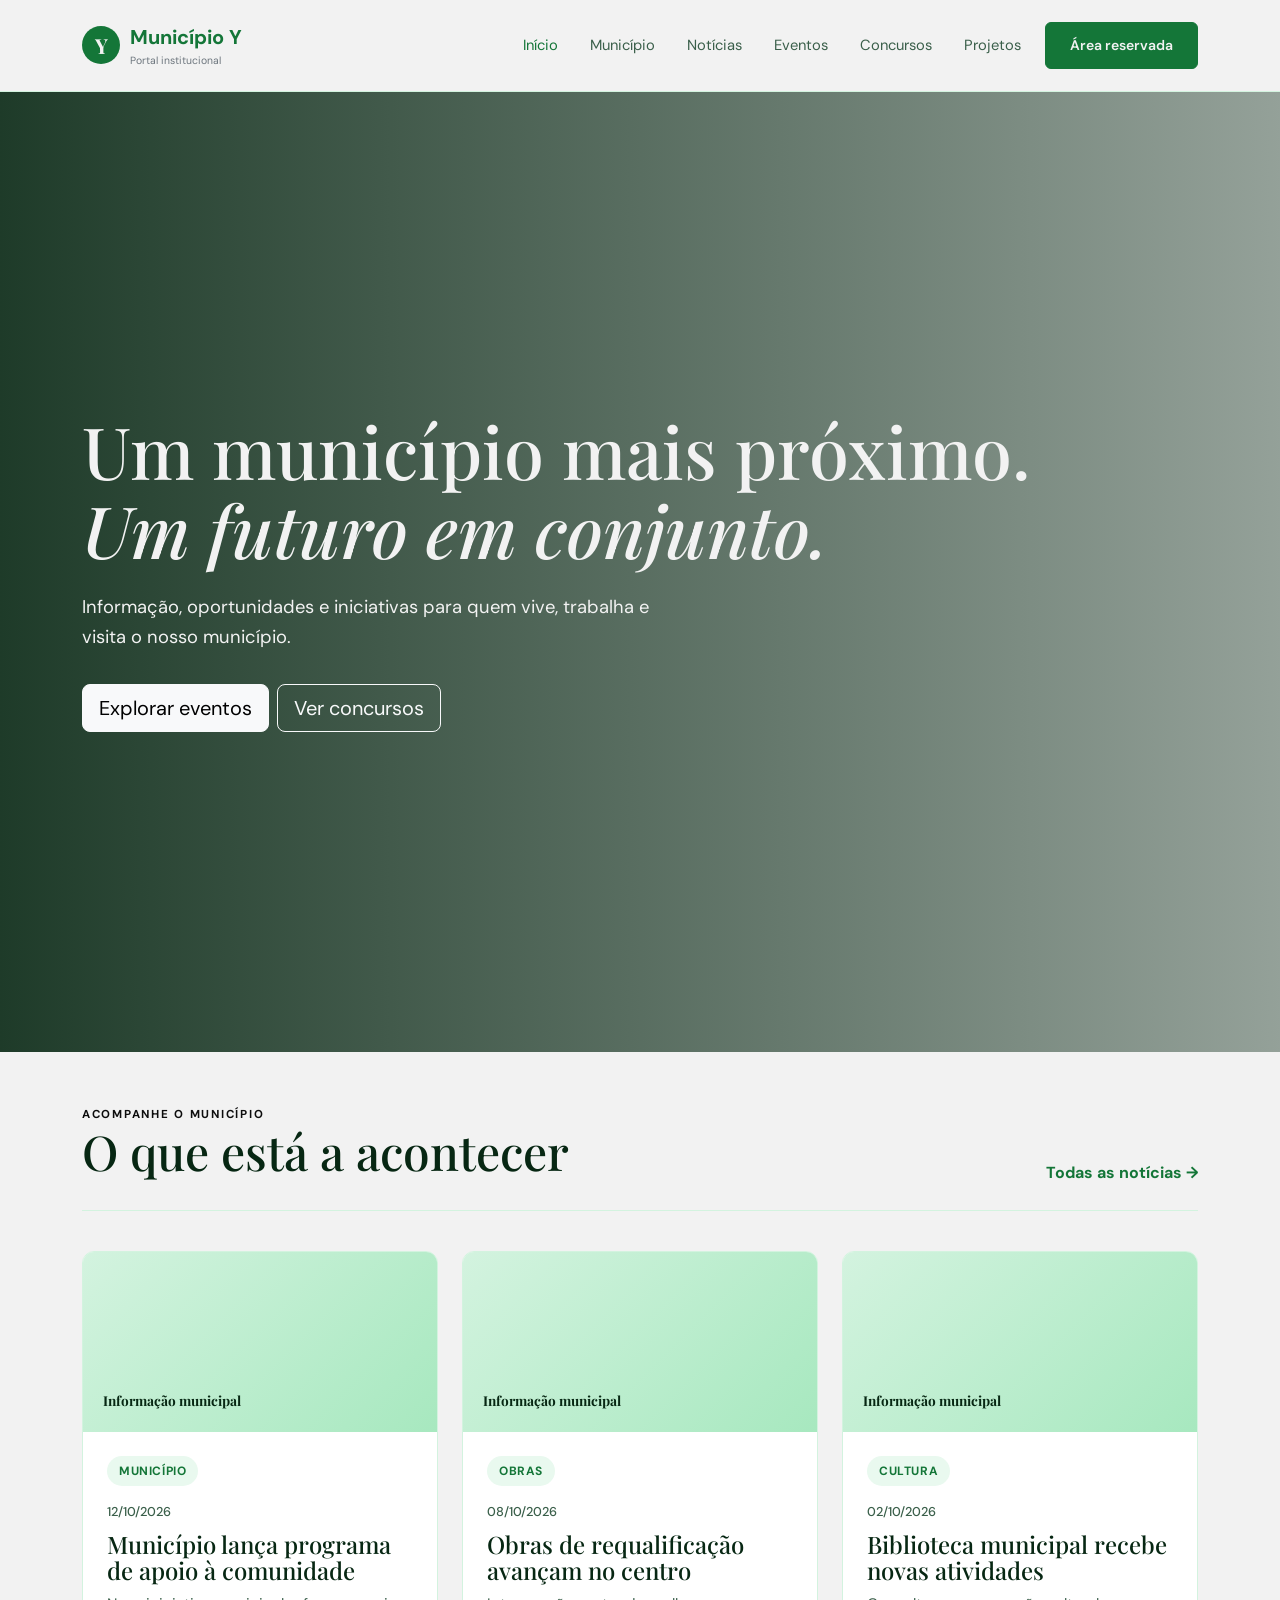
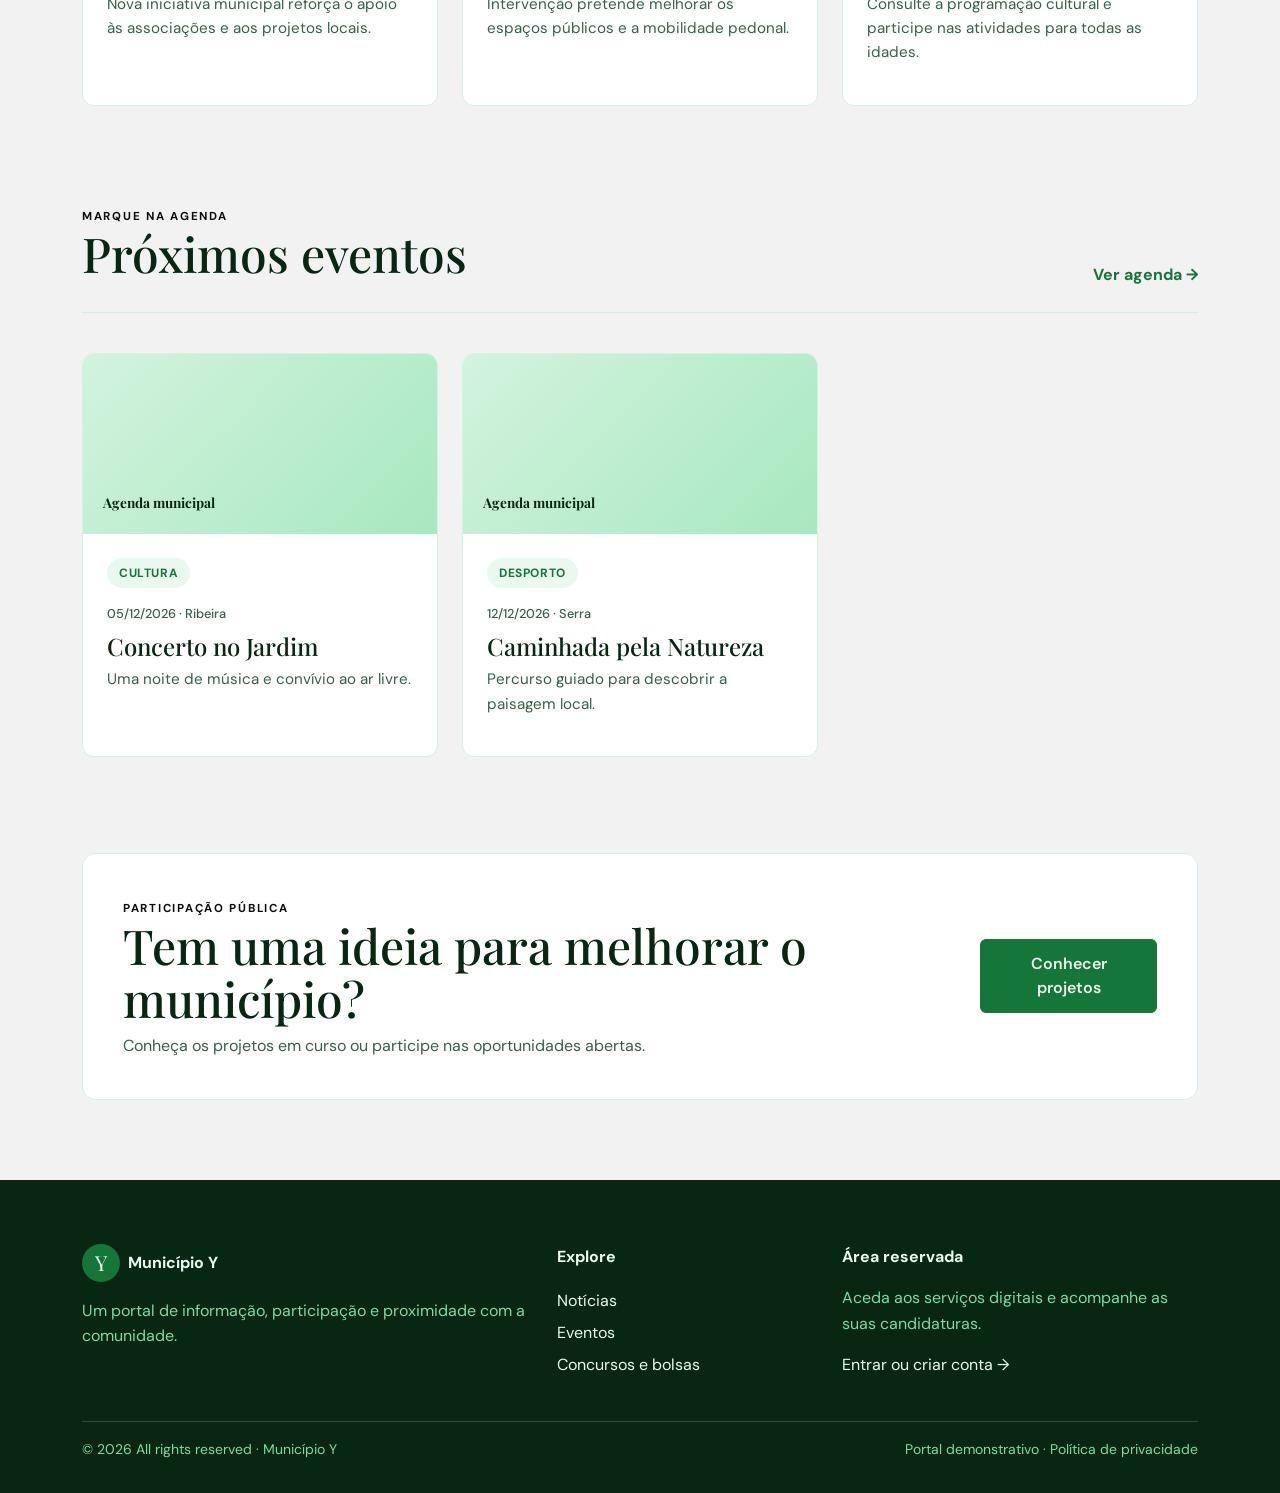
<file: index.html>
<!doctype html>
<html lang="pt">
<head>
  <meta charset="utf-8">
  <meta name="viewport" content="width=device-width, initial-scale=1">
  <meta name="theme-color" content="#174c43">
  <meta name="description" content="Portal institucional do Município Y.">
  <title>Início | Município Y</title>
  <link rel="manifest" href="manifest.json">
  <link rel="icon" href="pwa/icons/icon-192.svg" type="image/svg+xml">
  <link href="https://cdn.jsdelivr.net/npm/bootstrap@5.3.3/dist/css/bootstrap.min.css" rel="stylesheet">
  <link rel="preconnect" href="https://fonts.googleapis.com"><link rel="preconnect" href="https://fonts.gstatic.com" crossorigin>
  <link href="https://fonts.googleapis.com/css2?family=DM+Sans:wght@400;500;600;700&family=Playfair+Display:wght@500;600;700&display=swap" rel="stylesheet">
  <link rel="stylesheet" href="css/style.css">
</head>
<body data-page="index">
  <header id="site-header">
  <nav class="navbar navbar-expand-lg sticky-top">
    <div class="container">
      <a class="navbar-brand" href="index.html">
        <span class="brand-mark">Y</span>
        <span>Município Y<small class="d-block text-secondary fw-normal" style="font-size:.65rem">Portal institucional</small></span>
      </a>
      <button class="navbar-toggler" type="button" data-bs-toggle="collapse" data-bs-target="#mainNav" aria-controls="mainNav" aria-expanded="false" aria-label="Abrir menu">
        <span class="navbar-toggler-icon"></span>
      </button>
      <div class="collapse navbar-collapse" id="mainNav">
        <ul class="navbar-nav ms-auto align-items-lg-center">
            <li class="nav-item"><a class="nav-link active" aria-current="page" href="index.html">Início</a></li>
            <li class="nav-item"><a class="nav-link" href="freguesias.html">Município</a></li>
            <li class="nav-item"><a class="nav-link" href="noticias.html">Notícias</a></li>
            <li class="nav-item"><a class="nav-link" href="eventos.html">Eventos</a></li>
            <li class="nav-item"><a class="nav-link" href="concursos.html">Concursos</a></li>
            <li class="nav-item"><a class="nav-link" href="projetos.html">Projetos</a></li>
            <!-- O JS mostra este link apenas a administradores -->
            <li class="nav-item d-none" id="nav-admin-link"><a class="nav-link" href="admin.html">Admin</a></li>
            <!-- O JS troca o texto/link por o nome do utilizador quando há sessão -->
            <li class="nav-item ms-lg-2"><a class="btn btn-brand btn-sm" href="login.html" id="nav-login-btn">Área reservada</a></li>
        </ul>
      </div>
    </div>
  </nav>
</header>
  <main>
<section class="hero">
      <div class="container hero-content">
        <h1>Um município mais próximo.<br><em>Um futuro em conjunto.</em></h1>
        <p>Informação, oportunidades e iniciativas para quem vive, trabalha e visita o nosso município.</p>
        <div class="d-flex flex-wrap gap-2">
          <a class="btn btn-light btn-lg" href="eventos.html">Explorar eventos</a>
          <a class="btn btn-outline-light btn-lg" href="concursos.html">Ver concursos</a>
        </div>
      </div>
    </section>
    <section class="container py-5">
      <div class="section-heading"><div><span class="eyebrow">Acompanhe o município</span><h2>O que está a acontecer</h2></div><a href="noticias.html" class="text-link">Todas as notícias →</a></div>
      <div class="row g-4" id="home-news"></div>
    </section>
    <section class="soft-section py-5">
      <div class="container">
        <div class="section-heading"><div><span class="eyebrow">Marque na agenda</span><h2>Próximos eventos</h2></div><a href="eventos.html" class="text-link">Ver agenda →</a></div>
        <div class="row g-4" id="home-events"></div>
      </div>
    </section>
    <section class="container py-5">
      <div class="cta-panel">
        <div><span class="eyebrow">Participação pública</span><h2>Tem uma ideia para melhorar o município?</h2><p>Conheça os projetos em curso ou participe nas oportunidades abertas.</p></div>
        <a href="projetos.html" class="btn btn-brand">Conhecer projetos</a>
      </div>
    </section>
    </main>
  <footer id="site-footer" class="site-footer">
  <div class="container">
    <div class="row g-4">
      <div class="col-md-5">
        <div class="d-flex align-items-center gap-2 mb-3"><span class="brand-mark">Y</span><strong>Município Y</strong></div>
        <p class="footer-muted">Um portal de informação, participação e proximidade com a comunidade.</p>
      </div>
      <div class="col-md-3">
        <strong>Explore</strong>
        <ul class="list-unstyled mt-3 lh-lg">
          <li><a href="noticias.html">Notícias</a></li>
          <li><a href="eventos.html">Eventos</a></li>
          <li><a href="concursos.html">Concursos e bolsas</a></li>
        </ul>
      </div>
      <div class="col-md-4">
        <strong>Área reservada</strong>
        <p class="footer-muted mt-3">Aceda aos serviços digitais e acompanhe as suas candidaturas.</p>
        <a href="login.html">Entrar ou criar conta →</a>
      </div>
    </div>
    <hr class="footer-rule mt-4">
    <div class="d-flex flex-wrap justify-content-between footer-muted small">
      <span>© 2026 All rights reserved · Município Y</span>
      <span>Portal demonstrativo · Política de privacidade</span>
    </div>
  </div>
</footer>
  <script src="https://cdn.jsdelivr.net/npm/bootstrap@5.3.3/dist/js/bootstrap.bundle.min.js" defer></script>
  <script src="js/app.js" defer></script>
</body>
</html>
</file>
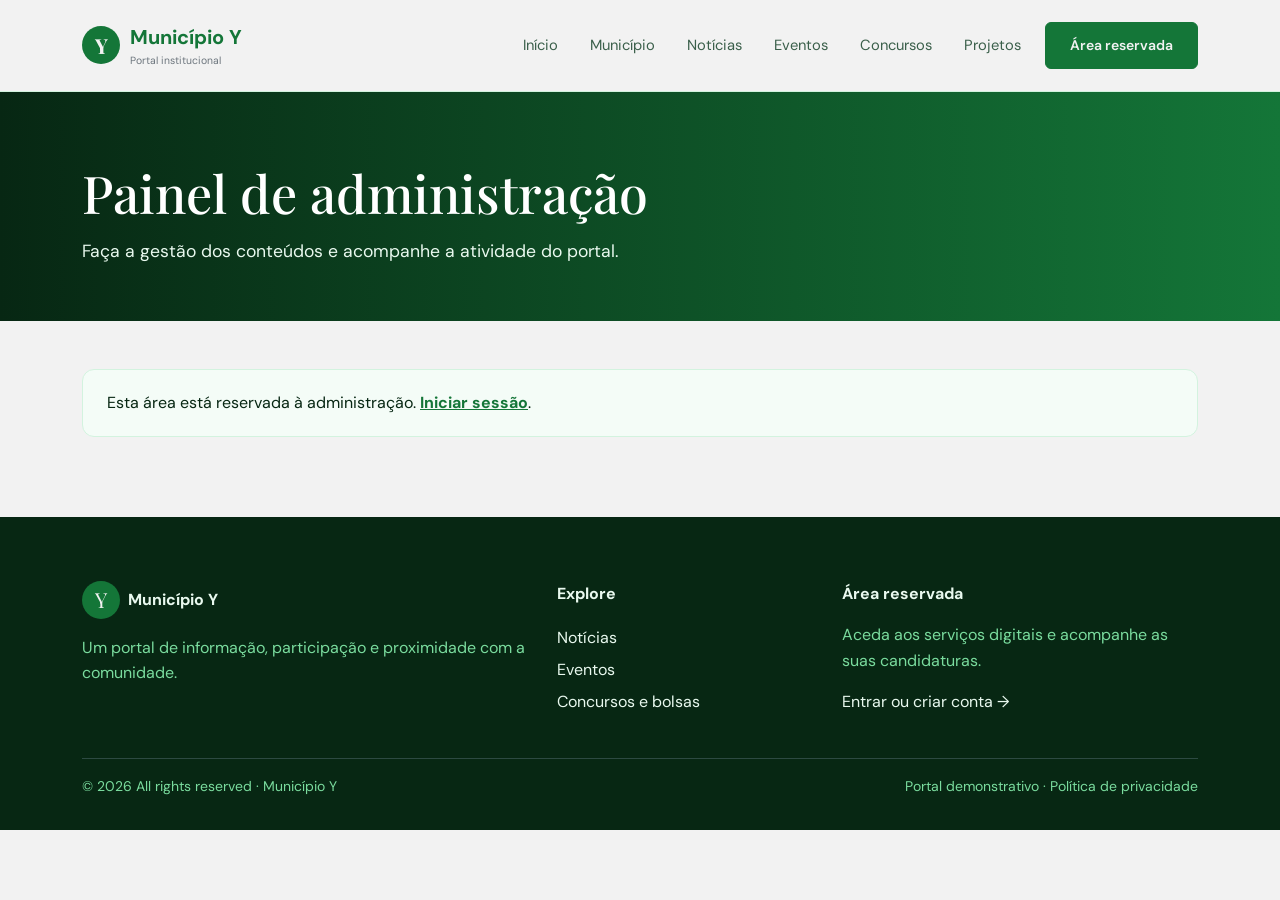
<file: admin.html>
<!doctype html>
<html lang="pt"><head>
<meta charset="utf-8"><meta name="viewport" content="width=device-width, initial-scale=1">
<meta name="theme-color" content="#174c43"><title>Painel de administração | Município Y</title>
<link rel="manifest" href="pwa/manifest.json"><link rel="icon" href="pwa/icons/icon-192.svg" type="image/svg+xml">
<link href="https://cdn.jsdelivr.net/npm/bootstrap@5.3.3/dist/css/bootstrap.min.css" rel="stylesheet">
<link rel="preconnect" href="https://fonts.googleapis.com"><link rel="preconnect" href="https://fonts.gstatic.com" crossorigin>
<link href="https://fonts.googleapis.com/css2?family=DM+Sans:wght@400;500;600;700&family=Playfair+Display:wght@500;600;700&display=swap" rel="stylesheet">
<link rel="stylesheet" href="css/style.css"></head>
<body data-page="admin"><header id="site-header">
  <nav class="navbar navbar-expand-lg sticky-top">
    <div class="container">
      <a class="navbar-brand" href="index.html">
        <span class="brand-mark">Y</span>
        <span>Município Y<small class="d-block text-secondary fw-normal" style="font-size:.65rem">Portal institucional</small></span>
      </a>
      <button class="navbar-toggler" type="button" data-bs-toggle="collapse" data-bs-target="#mainNav" aria-controls="mainNav" aria-expanded="false" aria-label="Abrir menu">
        <span class="navbar-toggler-icon"></span>
      </button>
      <div class="collapse navbar-collapse" id="mainNav">
        <ul class="navbar-nav ms-auto align-items-lg-center">
            <li class="nav-item"><a class="nav-link" href="index.html">Início</a></li>
            <li class="nav-item"><a class="nav-link" href="freguesias.html">Município</a></li>
            <li class="nav-item"><a class="nav-link" href="noticias.html">Notícias</a></li>
            <li class="nav-item"><a class="nav-link" href="eventos.html">Eventos</a></li>
            <li class="nav-item"><a class="nav-link" href="concursos.html">Concursos</a></li>
            <li class="nav-item"><a class="nav-link" href="projetos.html">Projetos</a></li>
            <!-- O JS mostra este link apenas a administradores -->
            <li class="nav-item d-none" id="nav-admin-link"><a class="nav-link active" aria-current="page" href="admin.html">Admin</a></li>
            <!-- O JS troca o texto/link por o nome do utilizador quando há sessão -->
            <li class="nav-item ms-lg-2"><a class="btn btn-brand btn-sm" href="login.html" id="nav-login-btn">Área reservada</a></li>
        </ul>
      </div>
    </div>
  </nav>
</header>
<main><section class="page-hero"><div class="container"><h1>Painel de administração</h1><p>Faça a gestão dos conteúdos e acompanhe a atividade do portal.</p></div></section>
<div class="container py-5">
<div id="admin-guard" class="notice">Esta área está reservada à administração. <a href="login.html?next=admin.html">Iniciar sessão</a>.</div><div id="admin-panel" hidden>
<div class="row g-3 mb-4"><div class="col-6 col-md-3"><div class="stat-card"><span>Notícias</span><strong id="stat-news">0</strong></div></div><div class="col-6 col-md-3"><div class="stat-card"><span>Eventos</span><strong id="stat-events">0</strong></div></div><div class="col-6 col-md-3"><div class="stat-card"><span>Candidaturas</span><strong id="stat-applications">0</strong></div></div><div class="col-6 col-md-3"><div class="stat-card"><span>Propostas pendentes</span><strong id="stat-proposals">0</strong></div></div></div>
<div class="form-card mb-4"><h3>Adicionar notícia</h3><form id="admin-news-form" class="row g-3"><div class="col-md-4"><input class="form-control" name="title" placeholder="Título" required></div><div class="col-md-6"><input class="form-control" name="summary" placeholder="Resumo" required></div><div class="col-md-2"><button class="btn btn-brand w-100">Adicionar</button></div></form></div>
<div class="form-card mb-4"><h3>Adicionar evento</h3><form id="admin-event-form" class="row g-3"><div class="col-md-4"><input class="form-control" name="title" placeholder="Nome do evento" required></div><div class="col-md-2"><input class="form-control" type="date" name="date" required></div><div class="col-md-3"><select class="form-select" name="parish" required aria-label="Freguesia"><option value="">Freguesia</option><option>Centro</option><option>Ribeira</option><option>Serra</option></select></div><div class="col-md-2"><select class="form-select" name="category"><option>Cultura</option><option>Desporto</option><option>Comunidade</option><option>Ambiente</option></select></div><div class="col-md-1"><button class="btn btn-brand w-100">+</button></div></form></div>
<div class="form-card mb-4"><h3>Propostas de eventos</h3><div id="admin-proposals"></div></div>
<div class="form-card"><h3>Candidaturas recebidas</h3><div class="table-responsive"><table class="table align-middle"><thead><tr><th>Utilizador</th><th>Concurso</th><th>Data</th><th>Estado</th><th>Alterar</th></tr></thead><tbody id="admin-applications"></tbody></table></div></div>
<div class="form-card mt-4"><h3>Conteúdos publicados</h3><div id="admin-content-list"></div></div>
</div></div></main>
<footer id="site-footer" class="site-footer">
  <div class="container">
    <div class="row g-4">
      <div class="col-md-5">
        <div class="d-flex align-items-center gap-2 mb-3"><span class="brand-mark">Y</span><strong>Município Y</strong></div>
        <p class="footer-muted">Um portal de informação, participação e proximidade com a comunidade.</p>
      </div>
      <div class="col-md-3">
        <strong>Explore</strong>
        <ul class="list-unstyled mt-3 lh-lg">
          <li><a href="noticias.html">Notícias</a></li>
          <li><a href="eventos.html">Eventos</a></li>
          <li><a href="concursos.html">Concursos e bolsas</a></li>
        </ul>
      </div>
      <div class="col-md-4">
        <strong>Área reservada</strong>
        <p class="footer-muted mt-3">Aceda aos serviços digitais e acompanhe as suas candidaturas.</p>
        <a href="login.html">Entrar ou criar conta →</a>
      </div>
    </div>
    <hr class="footer-rule mt-4">
    <div class="d-flex flex-wrap justify-content-between footer-muted small">
      <span>© 2026 All rights reserved · Município Y</span>
      <span>Portal demonstrativo · Política de privacidade</span>
    </div>
  </div>
</footer>
<script src="https://cdn.jsdelivr.net/npm/bootstrap@5.3.3/dist/js/bootstrap.bundle.min.js" defer></script>
<script src="js/app.js" defer></script></body></html>
</file>
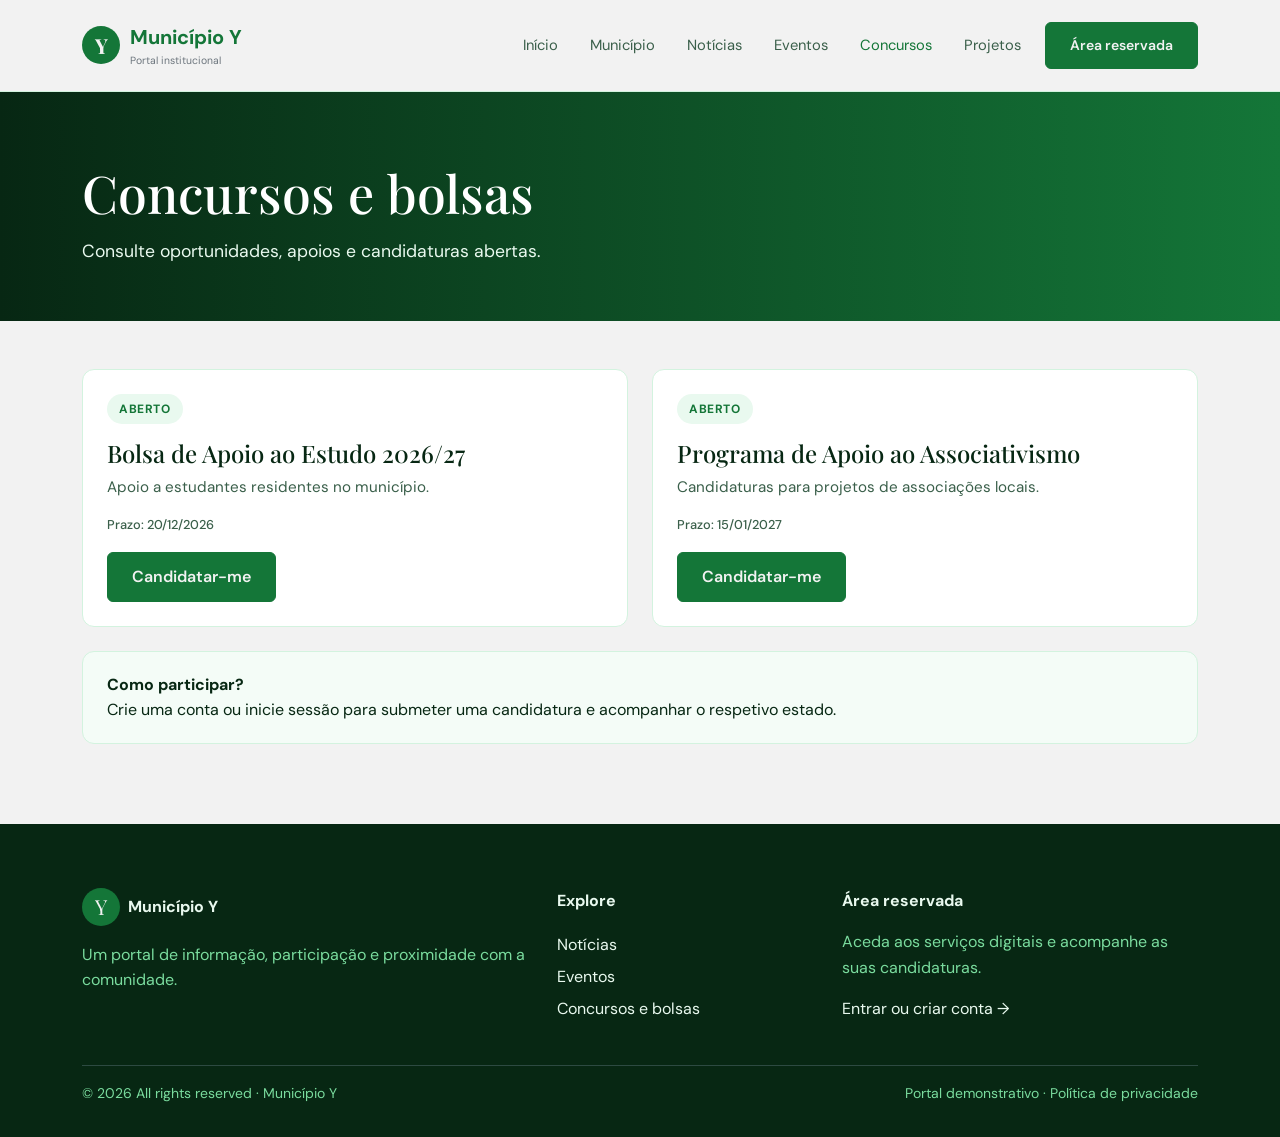
<file: concursos.html>
<!doctype html>
<html lang="pt"><head>
<meta charset="utf-8"><meta name="viewport" content="width=device-width, initial-scale=1">
<meta name="theme-color" content="#174c43"><title>Concursos e bolsas | Município Y</title>
<link rel="manifest" href="pwa/manifest.json"><link rel="icon" href="pwa/icons/icon-192.svg" type="image/svg+xml">
<link href="https://cdn.jsdelivr.net/npm/bootstrap@5.3.3/dist/css/bootstrap.min.css" rel="stylesheet">
<link rel="preconnect" href="https://fonts.googleapis.com"><link rel="preconnect" href="https://fonts.gstatic.com" crossorigin>
<link href="https://fonts.googleapis.com/css2?family=DM+Sans:wght@400;500;600;700&family=Playfair+Display:wght@500;600;700&display=swap" rel="stylesheet">
<link rel="stylesheet" href="css/style.css"></head>
<body data-page="concursos"><header id="site-header">
  <nav class="navbar navbar-expand-lg sticky-top">
    <div class="container">
      <a class="navbar-brand" href="index.html">
        <span class="brand-mark">Y</span>
        <span>Município Y<small class="d-block text-secondary fw-normal" style="font-size:.65rem">Portal institucional</small></span>
      </a>
      <button class="navbar-toggler" type="button" data-bs-toggle="collapse" data-bs-target="#mainNav" aria-controls="mainNav" aria-expanded="false" aria-label="Abrir menu">
        <span class="navbar-toggler-icon"></span>
      </button>
      <div class="collapse navbar-collapse" id="mainNav">
        <ul class="navbar-nav ms-auto align-items-lg-center">
            <li class="nav-item"><a class="nav-link" href="index.html">Início</a></li>
            <li class="nav-item"><a class="nav-link" href="freguesias.html">Município</a></li>
            <li class="nav-item"><a class="nav-link" href="noticias.html">Notícias</a></li>
            <li class="nav-item"><a class="nav-link" href="eventos.html">Eventos</a></li>
            <li class="nav-item"><a class="nav-link active" aria-current="page" href="concursos.html">Concursos</a></li>
            <li class="nav-item"><a class="nav-link" href="projetos.html">Projetos</a></li>
            <!-- O JS mostra este link apenas a administradores -->
            <li class="nav-item d-none" id="nav-admin-link"><a class="nav-link" href="admin.html">Admin</a></li>
            <!-- O JS troca o texto/link por o nome do utilizador quando há sessão -->
            <li class="nav-item ms-lg-2"><a class="btn btn-brand btn-sm" href="login.html" id="nav-login-btn">Área reservada</a></li>
        </ul>
      </div>
    </div>
  </nav>
</header>
<main><section class="page-hero"><div class="container"><h1>Concursos e bolsas</h1><p>Consulte oportunidades, apoios e candidaturas abertas.</p></div></section>
<div class="container py-5">
<div class="row g-4" id="calls-list"></div>
<div class="notice mt-4"><strong>Como participar?</strong><p class="mb-0">Crie uma conta ou inicie sessão para submeter uma candidatura e acompanhar o respetivo estado.</p></div></div></main>
<footer id="site-footer" class="site-footer">
  <div class="container">
    <div class="row g-4">
      <div class="col-md-5">
        <div class="d-flex align-items-center gap-2 mb-3"><span class="brand-mark">Y</span><strong>Município Y</strong></div>
        <p class="footer-muted">Um portal de informação, participação e proximidade com a comunidade.</p>
      </div>
      <div class="col-md-3">
        <strong>Explore</strong>
        <ul class="list-unstyled mt-3 lh-lg">
          <li><a href="noticias.html">Notícias</a></li>
          <li><a href="eventos.html">Eventos</a></li>
          <li><a href="concursos.html">Concursos e bolsas</a></li>
        </ul>
      </div>
      <div class="col-md-4">
        <strong>Área reservada</strong>
        <p class="footer-muted mt-3">Aceda aos serviços digitais e acompanhe as suas candidaturas.</p>
        <a href="login.html">Entrar ou criar conta →</a>
      </div>
    </div>
    <hr class="footer-rule mt-4">
    <div class="d-flex flex-wrap justify-content-between footer-muted small">
      <span>© 2026 All rights reserved · Município Y</span>
      <span>Portal demonstrativo · Política de privacidade</span>
    </div>
  </div>
</footer>
<script src="https://cdn.jsdelivr.net/npm/bootstrap@5.3.3/dist/js/bootstrap.bundle.min.js" defer></script>
<script src="js/app.js" defer></script></body></html>
</file>
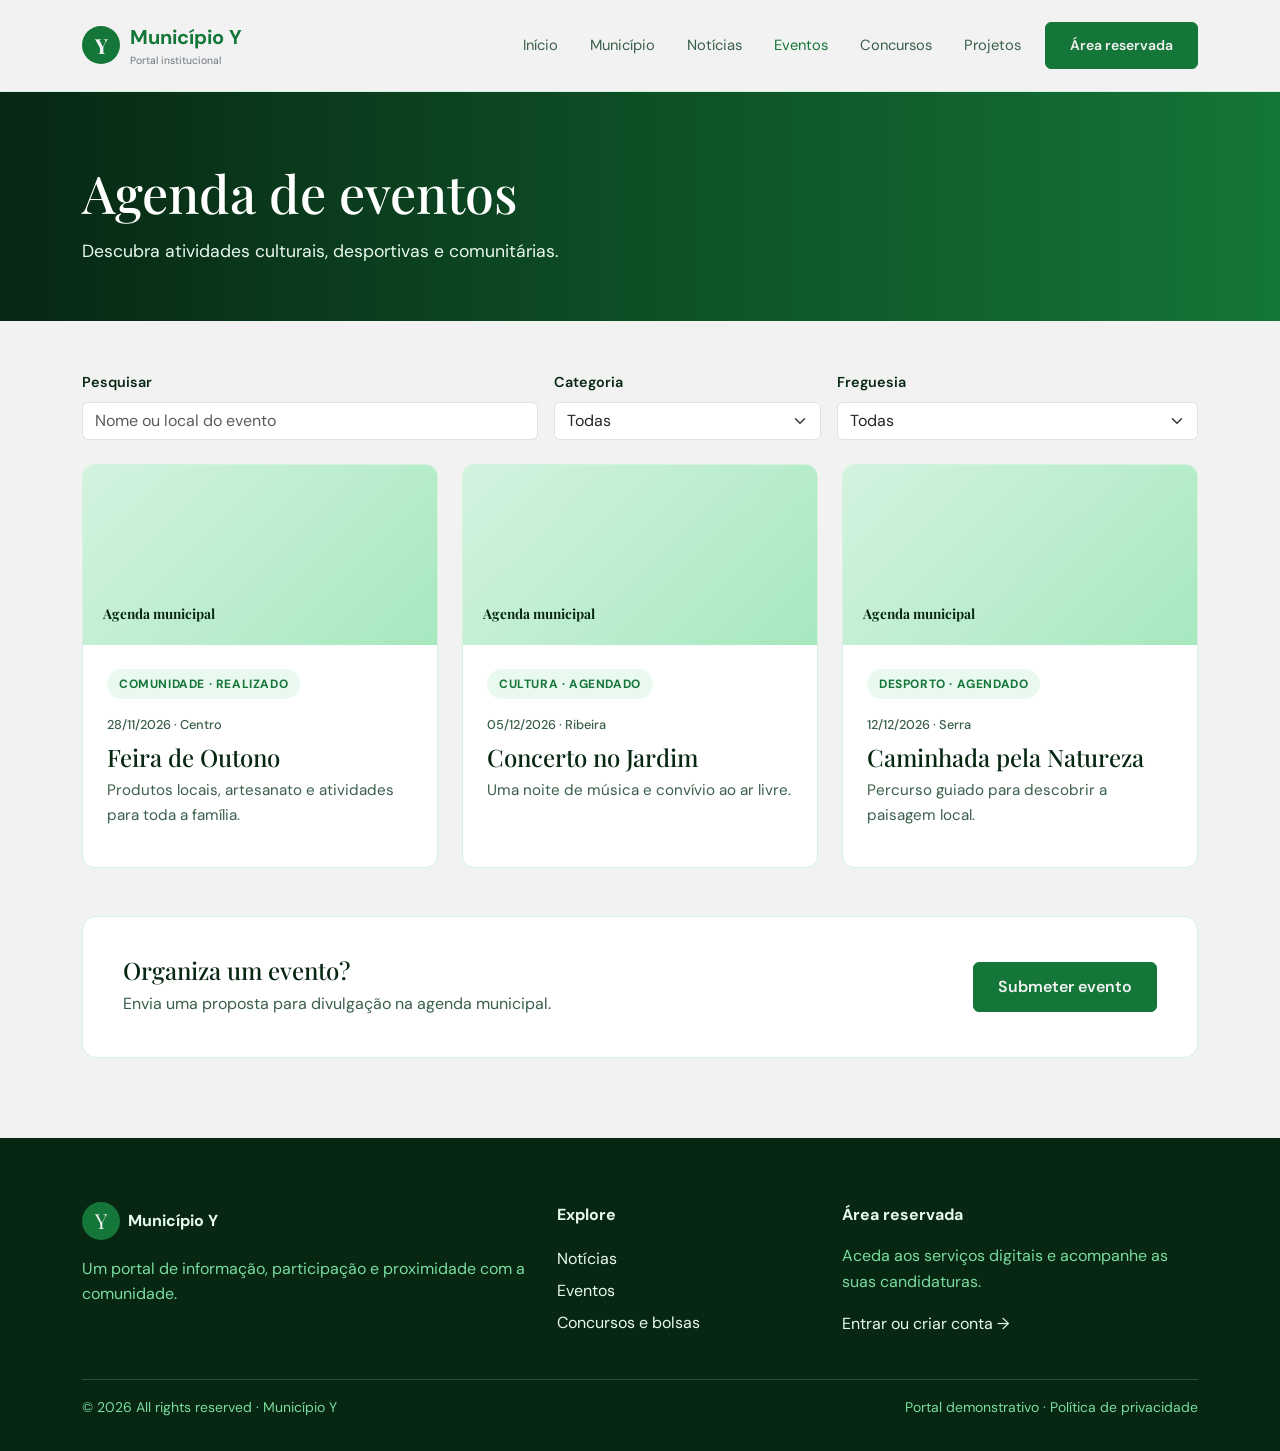
<file: eventos.html>
<!doctype html>
<html lang="pt"><head>
<meta charset="utf-8"><meta name="viewport" content="width=device-width, initial-scale=1">
<meta name="theme-color" content="#174c43"><title>Agenda de eventos | Município Y</title>
<link rel="manifest" href="pwa/manifest.json"><link rel="icon" href="pwa/icons/icon-192.svg" type="image/svg+xml">
<link href="https://cdn.jsdelivr.net/npm/bootstrap@5.3.3/dist/css/bootstrap.min.css" rel="stylesheet">
<link rel="preconnect" href="https://fonts.googleapis.com"><link rel="preconnect" href="https://fonts.gstatic.com" crossorigin>
<link href="https://fonts.googleapis.com/css2?family=DM+Sans:wght@400;500;600;700&family=Playfair+Display:wght@500;600;700&display=swap" rel="stylesheet">
<link rel="stylesheet" href="css/style.css"></head>
<body data-page="eventos"><header id="site-header">
  <nav class="navbar navbar-expand-lg sticky-top">
    <div class="container">
      <a class="navbar-brand" href="index.html">
        <span class="brand-mark">Y</span>
        <span>Município Y<small class="d-block text-secondary fw-normal" style="font-size:.65rem">Portal institucional</small></span>
      </a>
      <button class="navbar-toggler" type="button" data-bs-toggle="collapse" data-bs-target="#mainNav" aria-controls="mainNav" aria-expanded="false" aria-label="Abrir menu">
        <span class="navbar-toggler-icon"></span>
      </button>
      <div class="collapse navbar-collapse" id="mainNav">
        <ul class="navbar-nav ms-auto align-items-lg-center">
            <li class="nav-item"><a class="nav-link" href="index.html">Início</a></li>
            <li class="nav-item"><a class="nav-link" href="freguesias.html">Município</a></li>
            <li class="nav-item"><a class="nav-link" href="noticias.html">Notícias</a></li>
            <li class="nav-item"><a class="nav-link active" aria-current="page" href="eventos.html">Eventos</a></li>
            <li class="nav-item"><a class="nav-link" href="concursos.html">Concursos</a></li>
            <li class="nav-item"><a class="nav-link" href="projetos.html">Projetos</a></li>
            <!-- O JS mostra este link apenas a administradores -->
            <li class="nav-item d-none" id="nav-admin-link"><a class="nav-link" href="admin.html">Admin</a></li>
            <!-- O JS troca o texto/link por o nome do utilizador quando há sessão -->
            <li class="nav-item ms-lg-2"><a class="btn btn-brand btn-sm" href="login.html" id="nav-login-btn">Área reservada</a></li>
        </ul>
      </div>
    </div>
  </nav>
</header>
<main><section class="page-hero"><div class="container"><h1>Agenda de eventos</h1><p>Descubra atividades culturais, desportivas e comunitárias.</p></div></section>
<div class="container py-5">
<div class="row g-3 mb-4 align-items-end">
<div class="col-md-5"><label class="form-label" for="event-search">Pesquisar</label><input id="event-search" class="form-control" placeholder="Nome ou local do evento"></div>
<div class="col-md-3"><label class="form-label" for="event-category">Categoria</label><select id="event-category" class="form-select"><option value="">Todas</option><option>Cultura</option><option>Desporto</option><option>Comunidade</option><option>Ambiente</option></select></div>
<div class="col-md-4"><label class="form-label" for="event-parish">Freguesia</label><select id="event-parish" class="form-select"><option value="">Todas</option><option>Centro</option><option>Ribeira</option><option>Serra</option></select></div>
</div><div class="row g-4" id="events-list"></div>
<div class="cta-panel mt-5"><div><h3>Organiza um evento?</h3><p>Envia uma proposta para divulgação na agenda municipal.</p></div><a href="submeter-evento.html" class="btn btn-brand">Submeter evento</a></div></div></main>
<footer id="site-footer" class="site-footer">
  <div class="container">
    <div class="row g-4">
      <div class="col-md-5">
        <div class="d-flex align-items-center gap-2 mb-3"><span class="brand-mark">Y</span><strong>Município Y</strong></div>
        <p class="footer-muted">Um portal de informação, participação e proximidade com a comunidade.</p>
      </div>
      <div class="col-md-3">
        <strong>Explore</strong>
        <ul class="list-unstyled mt-3 lh-lg">
          <li><a href="noticias.html">Notícias</a></li>
          <li><a href="eventos.html">Eventos</a></li>
          <li><a href="concursos.html">Concursos e bolsas</a></li>
        </ul>
      </div>
      <div class="col-md-4">
        <strong>Área reservada</strong>
        <p class="footer-muted mt-3">Aceda aos serviços digitais e acompanhe as suas candidaturas.</p>
        <a href="login.html">Entrar ou criar conta →</a>
      </div>
    </div>
    <hr class="footer-rule mt-4">
    <div class="d-flex flex-wrap justify-content-between footer-muted small">
      <span>© 2026 All rights reserved · Município Y</span>
      <span>Portal demonstrativo · Política de privacidade</span>
    </div>
  </div>
</footer>
<script src="https://cdn.jsdelivr.net/npm/bootstrap@5.3.3/dist/js/bootstrap.bundle.min.js" defer></script>
<script src="js/app.js" defer></script></body></html>
</file>
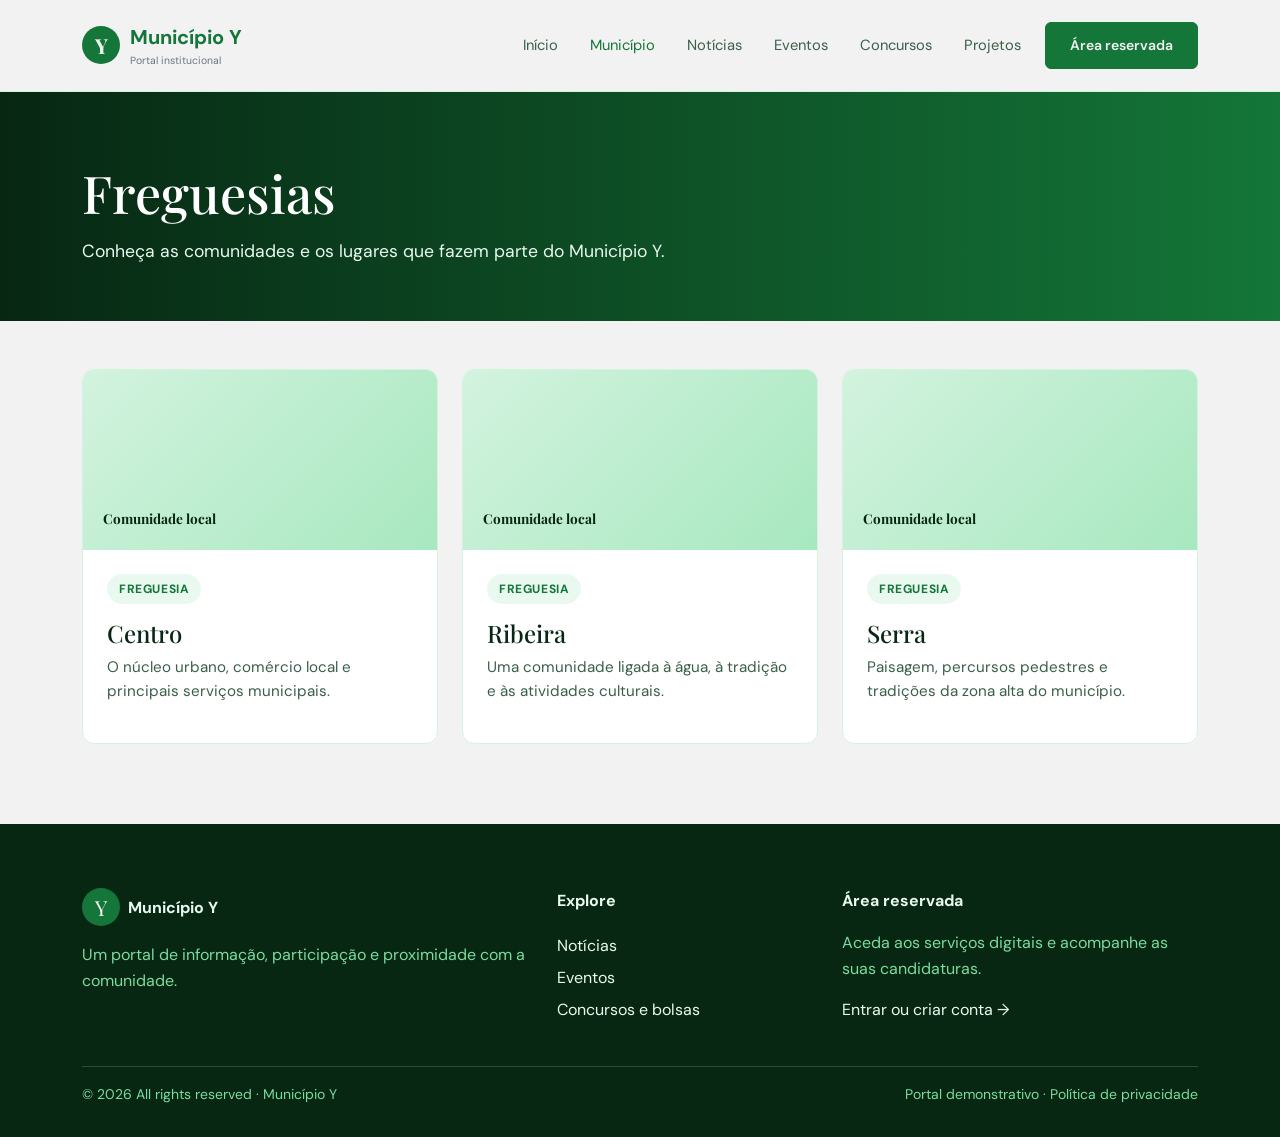
<file: freguesias.html>
<!doctype html>
<html lang="pt"><head>
<meta charset="utf-8"><meta name="viewport" content="width=device-width, initial-scale=1">
<meta name="theme-color" content="#174c43"><title>Freguesias | Município Y</title>
<link rel="manifest" href="pwa/manifest.json"><link rel="icon" href="pwa/icons/icon-192.svg" type="image/svg+xml">
<link href="https://cdn.jsdelivr.net/npm/bootstrap@5.3.3/dist/css/bootstrap.min.css" rel="stylesheet">
<link rel="preconnect" href="https://fonts.googleapis.com"><link rel="preconnect" href="https://fonts.gstatic.com" crossorigin>
<link href="https://fonts.googleapis.com/css2?family=DM+Sans:wght@400;500;600;700&family=Playfair+Display:wght@500;600;700&display=swap" rel="stylesheet">
<link rel="stylesheet" href="css/style.css"></head>
<body data-page="freguesias"><header id="site-header">
  <nav class="navbar navbar-expand-lg sticky-top">
    <div class="container">
      <a class="navbar-brand" href="index.html">
        <span class="brand-mark">Y</span>
        <span>Município Y<small class="d-block text-secondary fw-normal" style="font-size:.65rem">Portal institucional</small></span>
      </a>
      <button class="navbar-toggler" type="button" data-bs-toggle="collapse" data-bs-target="#mainNav" aria-controls="mainNav" aria-expanded="false" aria-label="Abrir menu">
        <span class="navbar-toggler-icon"></span>
      </button>
      <div class="collapse navbar-collapse" id="mainNav">
        <ul class="navbar-nav ms-auto align-items-lg-center">
            <li class="nav-item"><a class="nav-link" href="index.html">Início</a></li>
            <li class="nav-item"><a class="nav-link active" aria-current="page" href="freguesias.html">Município</a></li>
            <li class="nav-item"><a class="nav-link" href="noticias.html">Notícias</a></li>
            <li class="nav-item"><a class="nav-link" href="eventos.html">Eventos</a></li>
            <li class="nav-item"><a class="nav-link" href="concursos.html">Concursos</a></li>
            <li class="nav-item"><a class="nav-link" href="projetos.html">Projetos</a></li>
            <!-- O JS mostra este link apenas a administradores -->
            <li class="nav-item d-none" id="nav-admin-link"><a class="nav-link" href="admin.html">Admin</a></li>
            <!-- O JS troca o texto/link por o nome do utilizador quando há sessão -->
            <li class="nav-item ms-lg-2"><a class="btn btn-brand btn-sm" href="login.html" id="nav-login-btn">Área reservada</a></li>
        </ul>
      </div>
    </div>
  </nav>
</header>
<main><section class="page-hero"><div class="container"><h1>Freguesias</h1><p>Conheça as comunidades e os lugares que fazem parte do Município Y.</p></div></section>
<div class="container py-5">
<div class="row g-4">
  <div class="col-md-6 col-lg-4"><article class="content-card">
    <div class="card-visual">Comunidade local</div>
    <div class="card-body"><span class="tag">Freguesia</span><h3 class="mt-3">Centro</h3><p>O núcleo urbano, comércio local e principais serviços municipais.</p></div>
  </article></div>
  <div class="col-md-6 col-lg-4"><article class="content-card">
    <div class="card-visual">Comunidade local</div>
    <div class="card-body"><span class="tag">Freguesia</span><h3 class="mt-3">Ribeira</h3><p>Uma comunidade ligada à água, à tradição e às atividades culturais.</p></div>
  </article></div>
  <div class="col-md-6 col-lg-4"><article class="content-card">
    <div class="card-visual">Comunidade local</div>
    <div class="card-body"><span class="tag">Freguesia</span><h3 class="mt-3">Serra</h3><p>Paisagem, percursos pedestres e tradições da zona alta do município.</p></div>
  </article></div>
</div></div></main>
<footer id="site-footer" class="site-footer">
  <div class="container">
    <div class="row g-4">
      <div class="col-md-5">
        <div class="d-flex align-items-center gap-2 mb-3"><span class="brand-mark">Y</span><strong>Município Y</strong></div>
        <p class="footer-muted">Um portal de informação, participação e proximidade com a comunidade.</p>
      </div>
      <div class="col-md-3">
        <strong>Explore</strong>
        <ul class="list-unstyled mt-3 lh-lg">
          <li><a href="noticias.html">Notícias</a></li>
          <li><a href="eventos.html">Eventos</a></li>
          <li><a href="concursos.html">Concursos e bolsas</a></li>
        </ul>
      </div>
      <div class="col-md-4">
        <strong>Área reservada</strong>
        <p class="footer-muted mt-3">Aceda aos serviços digitais e acompanhe as suas candidaturas.</p>
        <a href="login.html">Entrar ou criar conta →</a>
      </div>
    </div>
    <hr class="footer-rule mt-4">
    <div class="d-flex flex-wrap justify-content-between footer-muted small">
      <span>© 2026 All rights reserved · Município Y</span>
      <span>Portal demonstrativo · Política de privacidade</span>
    </div>
  </div>
</footer>
<script src="https://cdn.jsdelivr.net/npm/bootstrap@5.3.3/dist/js/bootstrap.bundle.min.js" defer></script>
<script src="js/app.js" defer></script></body></html>
</file>
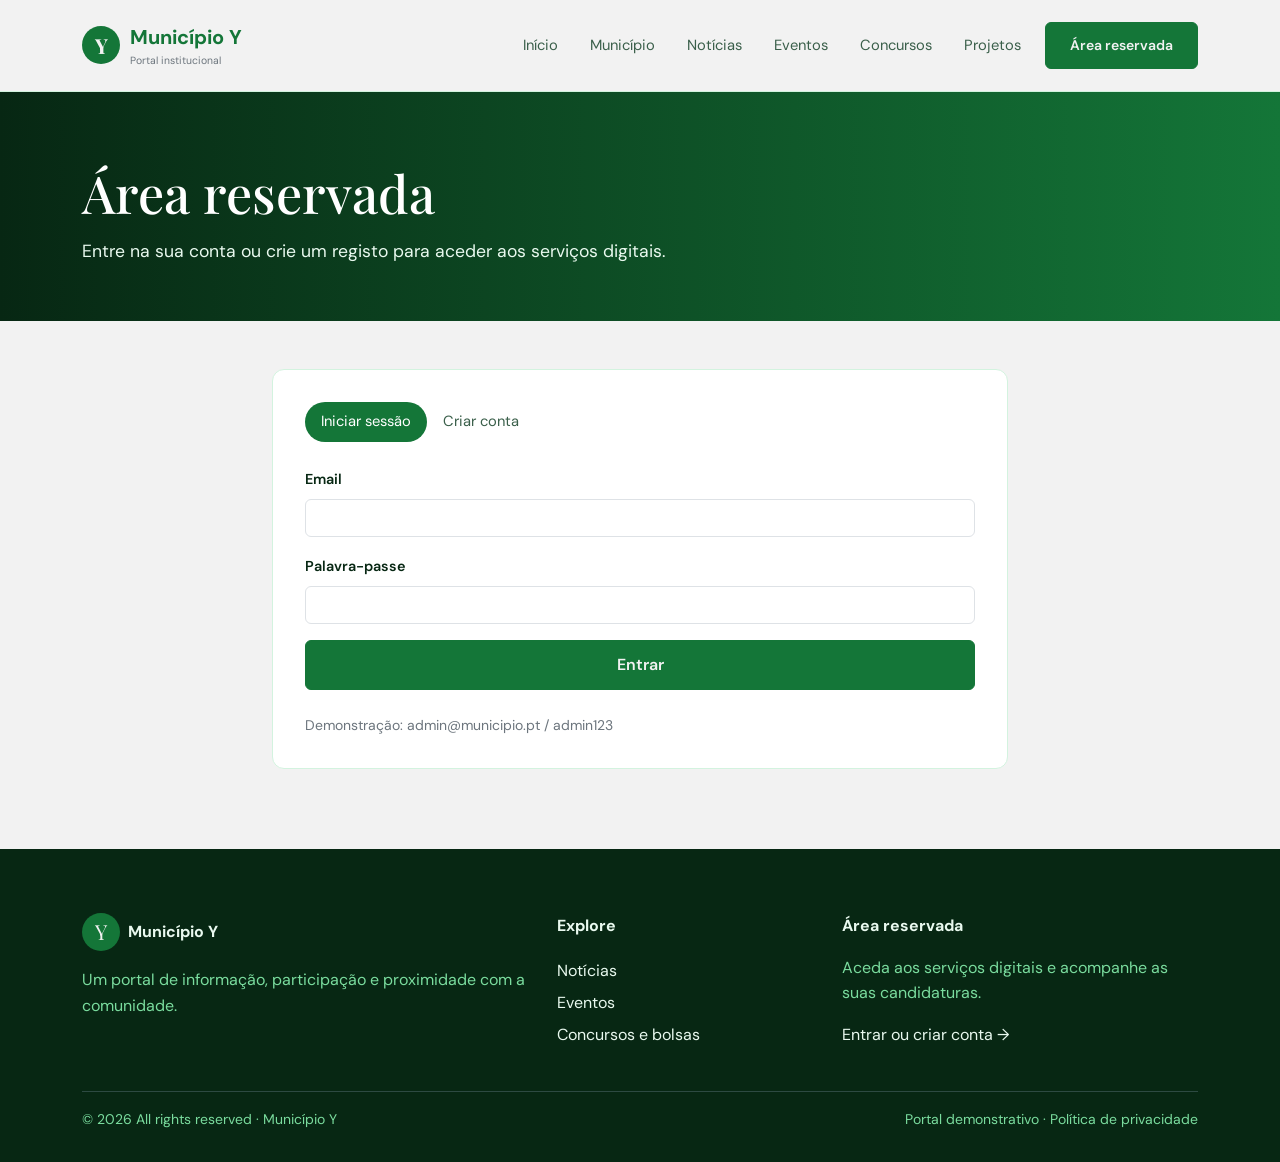
<file: login.html>
<!doctype html>
<html lang="pt"><head>
<meta charset="utf-8"><meta name="viewport" content="width=device-width, initial-scale=1">
<meta name="theme-color" content="#174c43"><title>Área reservada | Município Y</title>
<link rel="manifest" href="pwa/manifest.json"><link rel="icon" href="pwa/icons/icon-192.svg" type="image/svg+xml">
<link href="https://cdn.jsdelivr.net/npm/bootstrap@5.3.3/dist/css/bootstrap.min.css" rel="stylesheet">
<link rel="preconnect" href="https://fonts.googleapis.com"><link rel="preconnect" href="https://fonts.gstatic.com" crossorigin>
<link href="https://fonts.googleapis.com/css2?family=DM+Sans:wght@400;500;600;700&family=Playfair+Display:wght@500;600;700&display=swap" rel="stylesheet">
<link rel="stylesheet" href="css/style.css"></head>
<body data-page="login"><header id="site-header">
  <nav class="navbar navbar-expand-lg sticky-top">
    <div class="container">
      <a class="navbar-brand" href="index.html">
        <span class="brand-mark">Y</span>
        <span>Município Y<small class="d-block text-secondary fw-normal" style="font-size:.65rem">Portal institucional</small></span>
      </a>
      <button class="navbar-toggler" type="button" data-bs-toggle="collapse" data-bs-target="#mainNav" aria-controls="mainNav" aria-expanded="false" aria-label="Abrir menu">
        <span class="navbar-toggler-icon"></span>
      </button>
      <div class="collapse navbar-collapse" id="mainNav">
        <ul class="navbar-nav ms-auto align-items-lg-center">
            <li class="nav-item"><a class="nav-link" href="index.html">Início</a></li>
            <li class="nav-item"><a class="nav-link" href="freguesias.html">Município</a></li>
            <li class="nav-item"><a class="nav-link" href="noticias.html">Notícias</a></li>
            <li class="nav-item"><a class="nav-link" href="eventos.html">Eventos</a></li>
            <li class="nav-item"><a class="nav-link" href="concursos.html">Concursos</a></li>
            <li class="nav-item"><a class="nav-link" href="projetos.html">Projetos</a></li>
            <!-- O JS mostra este link apenas a administradores -->
            <li class="nav-item d-none" id="nav-admin-link"><a class="nav-link" href="admin.html">Admin</a></li>
            <!-- O JS troca o texto/link por o nome do utilizador quando há sessão -->
            <li class="nav-item ms-lg-2"><a class="btn btn-brand btn-sm" href="login.html" id="nav-login-btn">Área reservada</a></li>
        </ul>
      </div>
    </div>
  </nav>
</header>
<main><section class="page-hero"><div class="container"><h1>Área reservada</h1><p>Entre na sua conta ou crie um registo para aceder aos serviços digitais.</p></div></section>
<div class="container py-5">
<div class="row justify-content-center"><div class="col-lg-8"><div class="form-card">
<ul class="nav nav-pills mb-4" id="auth-tabs"><li class="nav-item"><button class="nav-link active" data-auth="login">Iniciar sessão</button></li><li class="nav-item"><button class="nav-link" data-auth="register">Criar conta</button></li></ul>
<form id="login-form"><div class="mb-3"><label class="form-label">Email</label><input class="form-control" type="email" name="email" required></div><div class="mb-3"><label class="form-label">Palavra-passe</label><input class="form-control" type="password" name="password" required></div><button class="btn btn-brand w-100">Entrar</button></form>
<form id="register-form" hidden><div class="mb-3"><label class="form-label">Nome completo</label><input class="form-control" name="name" required></div><div class="mb-3"><label class="form-label">Email</label><input class="form-control" type="email" name="email" required></div><div class="mb-3"><label class="form-label">Tipo de utilizador</label><select class="form-select" name="role"><option value="citizen">Cidadão</option><option value="company">Empresa / Empreendedor</option><option value="organizer">Organizador de eventos</option></select></div><div class="mb-3"><label class="form-label">Palavra-passe</label><input class="form-control" type="password" name="password" minlength="6" required></div><button class="btn btn-brand w-100">Criar conta</button></form>
<p class="small text-secondary mt-4 mb-0">Demonstração: admin@municipio.pt / admin123</p></div></div></div></div></main>
<footer id="site-footer" class="site-footer">
  <div class="container">
    <div class="row g-4">
      <div class="col-md-5">
        <div class="d-flex align-items-center gap-2 mb-3"><span class="brand-mark">Y</span><strong>Município Y</strong></div>
        <p class="footer-muted">Um portal de informação, participação e proximidade com a comunidade.</p>
      </div>
      <div class="col-md-3">
        <strong>Explore</strong>
        <ul class="list-unstyled mt-3 lh-lg">
          <li><a href="noticias.html">Notícias</a></li>
          <li><a href="eventos.html">Eventos</a></li>
          <li><a href="concursos.html">Concursos e bolsas</a></li>
        </ul>
      </div>
      <div class="col-md-4">
        <strong>Área reservada</strong>
        <p class="footer-muted mt-3">Aceda aos serviços digitais e acompanhe as suas candidaturas.</p>
        <a href="login.html">Entrar ou criar conta →</a>
      </div>
    </div>
    <hr class="footer-rule mt-4">
    <div class="d-flex flex-wrap justify-content-between footer-muted small">
      <span>© 2026 All rights reserved · Município Y</span>
      <span>Portal demonstrativo · Política de privacidade</span>
    </div>
  </div>
</footer>
<script src="https://cdn.jsdelivr.net/npm/bootstrap@5.3.3/dist/js/bootstrap.bundle.min.js" defer></script>
<script src="js/app.js" defer></script></body></html>
</file>
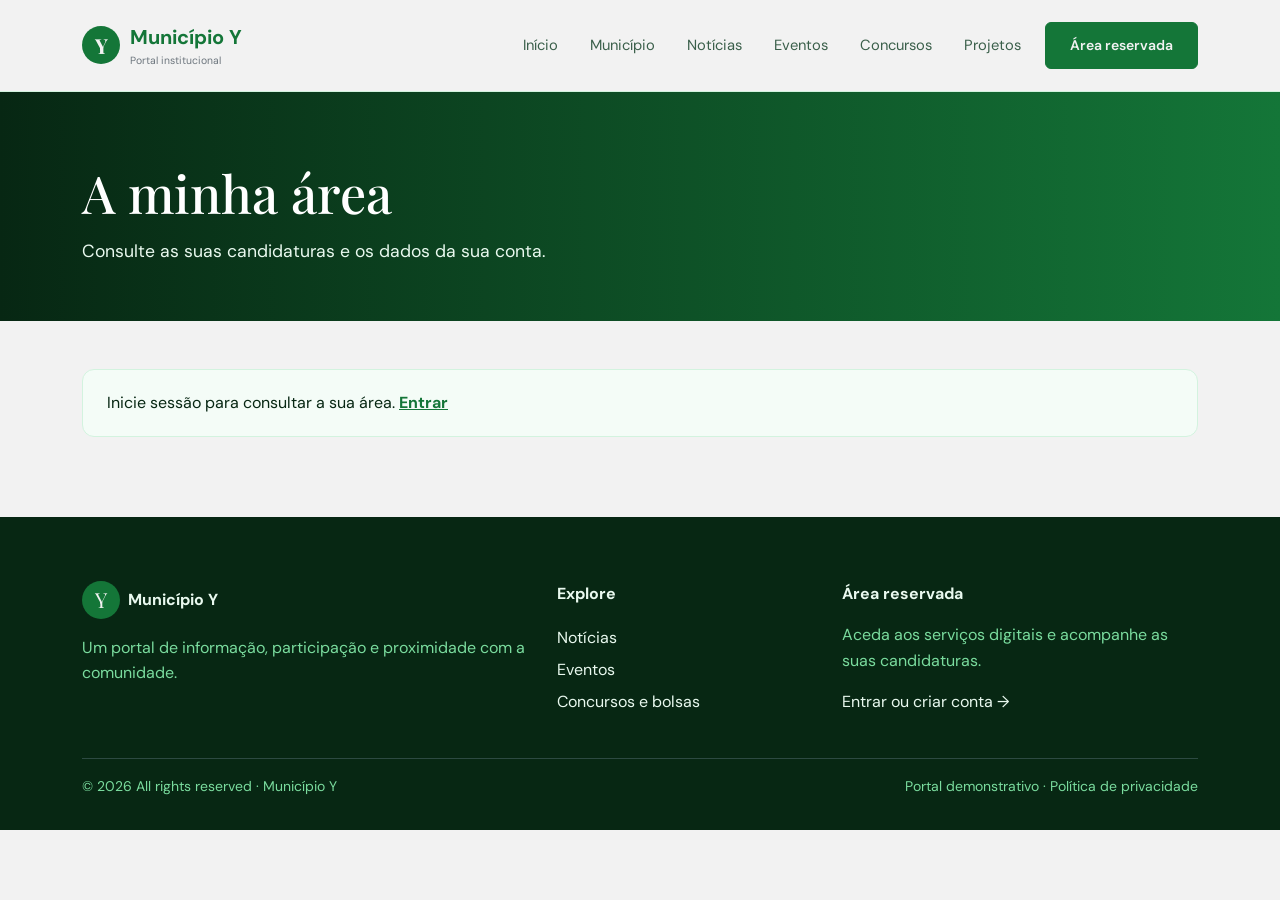
<file: minha-area.html>
<!doctype html>
<html lang="pt"><head>
<meta charset="utf-8"><meta name="viewport" content="width=device-width, initial-scale=1">
<meta name="theme-color" content="#174c43"><title>A minha área | Município Y</title>
<link rel="manifest" href="pwa/manifest.json"><link rel="icon" href="pwa/icons/icon-192.svg" type="image/svg+xml">
<link href="https://cdn.jsdelivr.net/npm/bootstrap@5.3.3/dist/css/bootstrap.min.css" rel="stylesheet">
<link rel="preconnect" href="https://fonts.googleapis.com"><link rel="preconnect" href="https://fonts.gstatic.com" crossorigin>
<link href="https://fonts.googleapis.com/css2?family=DM+Sans:wght@400;500;600;700&family=Playfair+Display:wght@500;600;700&display=swap" rel="stylesheet">
<link rel="stylesheet" href="css/style.css"></head>
<body data-page="minha-area"><header id="site-header">
  <nav class="navbar navbar-expand-lg sticky-top">
    <div class="container">
      <a class="navbar-brand" href="index.html">
        <span class="brand-mark">Y</span>
        <span>Município Y<small class="d-block text-secondary fw-normal" style="font-size:.65rem">Portal institucional</small></span>
      </a>
      <button class="navbar-toggler" type="button" data-bs-toggle="collapse" data-bs-target="#mainNav" aria-controls="mainNav" aria-expanded="false" aria-label="Abrir menu">
        <span class="navbar-toggler-icon"></span>
      </button>
      <div class="collapse navbar-collapse" id="mainNav">
        <ul class="navbar-nav ms-auto align-items-lg-center">
            <li class="nav-item"><a class="nav-link" href="index.html">Início</a></li>
            <li class="nav-item"><a class="nav-link" href="freguesias.html">Município</a></li>
            <li class="nav-item"><a class="nav-link" href="noticias.html">Notícias</a></li>
            <li class="nav-item"><a class="nav-link" href="eventos.html">Eventos</a></li>
            <li class="nav-item"><a class="nav-link" href="concursos.html">Concursos</a></li>
            <li class="nav-item"><a class="nav-link" href="projetos.html">Projetos</a></li>
            <!-- O JS mostra este link apenas a administradores -->
            <li class="nav-item d-none" id="nav-admin-link"><a class="nav-link" href="admin.html">Admin</a></li>
            <!-- O JS troca o texto/link por o nome do utilizador quando há sessão -->
            <li class="nav-item ms-lg-2"><a class="btn btn-brand btn-sm" href="login.html" id="nav-login-btn">Área reservada</a></li>
        </ul>
      </div>
    </div>
  </nav>
</header>
<main><section class="page-hero"><div class="container"><h1>A minha área</h1><p>Consulte as suas candidaturas e os dados da sua conta.</p></div></section>
<div class="container py-5">
<div id="account-guest" class="notice">Inicie sessão para consultar a sua área. <a href="login.html?next=minha-area.html">Entrar</a></div>
<div id="account-content" hidden>
  <div class="d-flex justify-content-between flex-wrap gap-3 align-items-center">
    <div><span class="eyebrow eyebrow-dark">Bem-vindo/a</span><h2 id="account-name"></h2><p class="text-secondary mb-0" id="account-email"></p></div>
    <button id="logout" class="btn btn-outline-secondary" type="button">Terminar sessão</button>
  </div>
  <h3 class="mt-4 mb-3">As minhas candidaturas</h3>
  <div class="row g-3" id="my-applications"></div>
</div>
<div class="form-card mt-4" id="application-card" hidden><h3>Nova candidatura</h3><form id="application-form"><div class="mb-3"><label class="form-label">Concurso / bolsa</label><select class="form-select" name="call" required id="application-call"></select></div><div class="mb-3"><label class="form-label">Mensagem de apresentação</label><textarea class="form-control" name="message" rows="4" required></textarea></div><div class="mb-3"><label class="form-label">Documento (opcional)</label><input class="form-control" type="file" name="document" accept=".pdf,.doc,.docx"></div><p class="form-text">Nesta demonstração é guardado o nome do ficheiro, não o documento.</p><button class="btn btn-brand">Submeter candidatura</button></form></div></div></main>
<footer id="site-footer" class="site-footer">
  <div class="container">
    <div class="row g-4">
      <div class="col-md-5">
        <div class="d-flex align-items-center gap-2 mb-3"><span class="brand-mark">Y</span><strong>Município Y</strong></div>
        <p class="footer-muted">Um portal de informação, participação e proximidade com a comunidade.</p>
      </div>
      <div class="col-md-3">
        <strong>Explore</strong>
        <ul class="list-unstyled mt-3 lh-lg">
          <li><a href="noticias.html">Notícias</a></li>
          <li><a href="eventos.html">Eventos</a></li>
          <li><a href="concursos.html">Concursos e bolsas</a></li>
        </ul>
      </div>
      <div class="col-md-4">
        <strong>Área reservada</strong>
        <p class="footer-muted mt-3">Aceda aos serviços digitais e acompanhe as suas candidaturas.</p>
        <a href="login.html">Entrar ou criar conta →</a>
      </div>
    </div>
    <hr class="footer-rule mt-4">
    <div class="d-flex flex-wrap justify-content-between footer-muted small">
      <span>© 2026 All rights reserved · Município Y</span>
      <span>Portal demonstrativo · Política de privacidade</span>
    </div>
  </div>
</footer>
<script src="https://cdn.jsdelivr.net/npm/bootstrap@5.3.3/dist/js/bootstrap.bundle.min.js" defer></script>
<script src="js/app.js" defer></script></body></html>
</file>
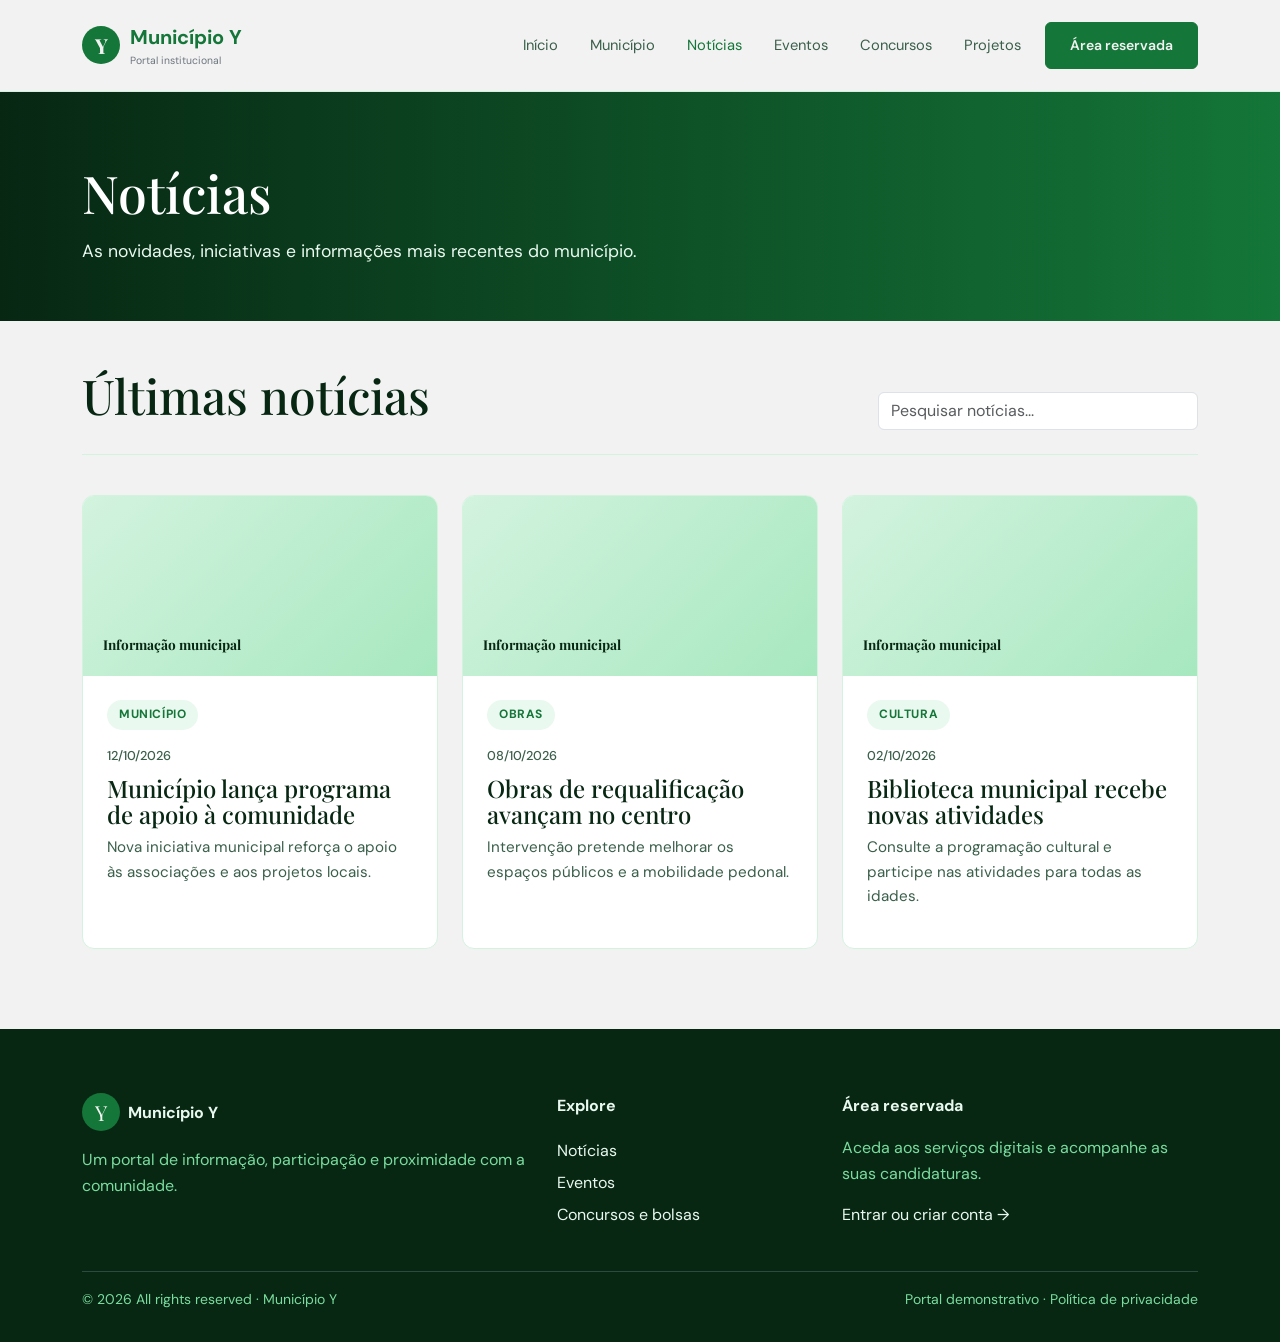
<file: noticias.html>
<!doctype html>
<html lang="pt"><head>
<meta charset="utf-8"><meta name="viewport" content="width=device-width, initial-scale=1">
<meta name="theme-color" content="#174c43"><title>Notícias | Município Y</title>
<link rel="manifest" href="pwa/manifest.json"><link rel="icon" href="pwa/icons/icon-192.svg" type="image/svg+xml">
<link href="https://cdn.jsdelivr.net/npm/bootstrap@5.3.3/dist/css/bootstrap.min.css" rel="stylesheet">
<link rel="preconnect" href="https://fonts.googleapis.com"><link rel="preconnect" href="https://fonts.gstatic.com" crossorigin>
<link href="https://fonts.googleapis.com/css2?family=DM+Sans:wght@400;500;600;700&family=Playfair+Display:wght@500;600;700&display=swap" rel="stylesheet">
<link rel="stylesheet" href="css/style.css"></head>
<body data-page="noticias"><header id="site-header">
  <nav class="navbar navbar-expand-lg sticky-top">
    <div class="container">
      <a class="navbar-brand" href="index.html">
        <span class="brand-mark">Y</span>
        <span>Município Y<small class="d-block text-secondary fw-normal" style="font-size:.65rem">Portal institucional</small></span>
      </a>
      <button class="navbar-toggler" type="button" data-bs-toggle="collapse" data-bs-target="#mainNav" aria-controls="mainNav" aria-expanded="false" aria-label="Abrir menu">
        <span class="navbar-toggler-icon"></span>
      </button>
      <div class="collapse navbar-collapse" id="mainNav">
        <ul class="navbar-nav ms-auto align-items-lg-center">
            <li class="nav-item"><a class="nav-link" href="index.html">Início</a></li>
            <li class="nav-item"><a class="nav-link" href="freguesias.html">Município</a></li>
            <li class="nav-item"><a class="nav-link active" aria-current="page" href="noticias.html">Notícias</a></li>
            <li class="nav-item"><a class="nav-link" href="eventos.html">Eventos</a></li>
            <li class="nav-item"><a class="nav-link" href="concursos.html">Concursos</a></li>
            <li class="nav-item"><a class="nav-link" href="projetos.html">Projetos</a></li>
            <!-- O JS mostra este link apenas a administradores -->
            <li class="nav-item d-none" id="nav-admin-link"><a class="nav-link" href="admin.html">Admin</a></li>
            <!-- O JS troca o texto/link por o nome do utilizador quando há sessão -->
            <li class="nav-item ms-lg-2"><a class="btn btn-brand btn-sm" href="login.html" id="nav-login-btn">Área reservada</a></li>
        </ul>
      </div>
    </div>
  </nav>
</header>
<main><section class="page-hero"><div class="container"><h1>Notícias</h1><p>As novidades, iniciativas e informações mais recentes do município.</p></div></section>
<div class="container py-5">
<div class="section-heading"><h2>Últimas notícias</h2><input id="news-search" class="form-control search-input" placeholder="Pesquisar notícias..." aria-label="Pesquisar notícias"></div>
<div class="row g-4" id="news-list"></div></div></main>
<footer id="site-footer" class="site-footer">
  <div class="container">
    <div class="row g-4">
      <div class="col-md-5">
        <div class="d-flex align-items-center gap-2 mb-3"><span class="brand-mark">Y</span><strong>Município Y</strong></div>
        <p class="footer-muted">Um portal de informação, participação e proximidade com a comunidade.</p>
      </div>
      <div class="col-md-3">
        <strong>Explore</strong>
        <ul class="list-unstyled mt-3 lh-lg">
          <li><a href="noticias.html">Notícias</a></li>
          <li><a href="eventos.html">Eventos</a></li>
          <li><a href="concursos.html">Concursos e bolsas</a></li>
        </ul>
      </div>
      <div class="col-md-4">
        <strong>Área reservada</strong>
        <p class="footer-muted mt-3">Aceda aos serviços digitais e acompanhe as suas candidaturas.</p>
        <a href="login.html">Entrar ou criar conta →</a>
      </div>
    </div>
    <hr class="footer-rule mt-4">
    <div class="d-flex flex-wrap justify-content-between footer-muted small">
      <span>© 2026 All rights reserved · Município Y</span>
      <span>Portal demonstrativo · Política de privacidade</span>
    </div>
  </div>
</footer>
<script src="https://cdn.jsdelivr.net/npm/bootstrap@5.3.3/dist/js/bootstrap.bundle.min.js" defer></script>
<script src="js/app.js" defer></script></body></html>
</file>
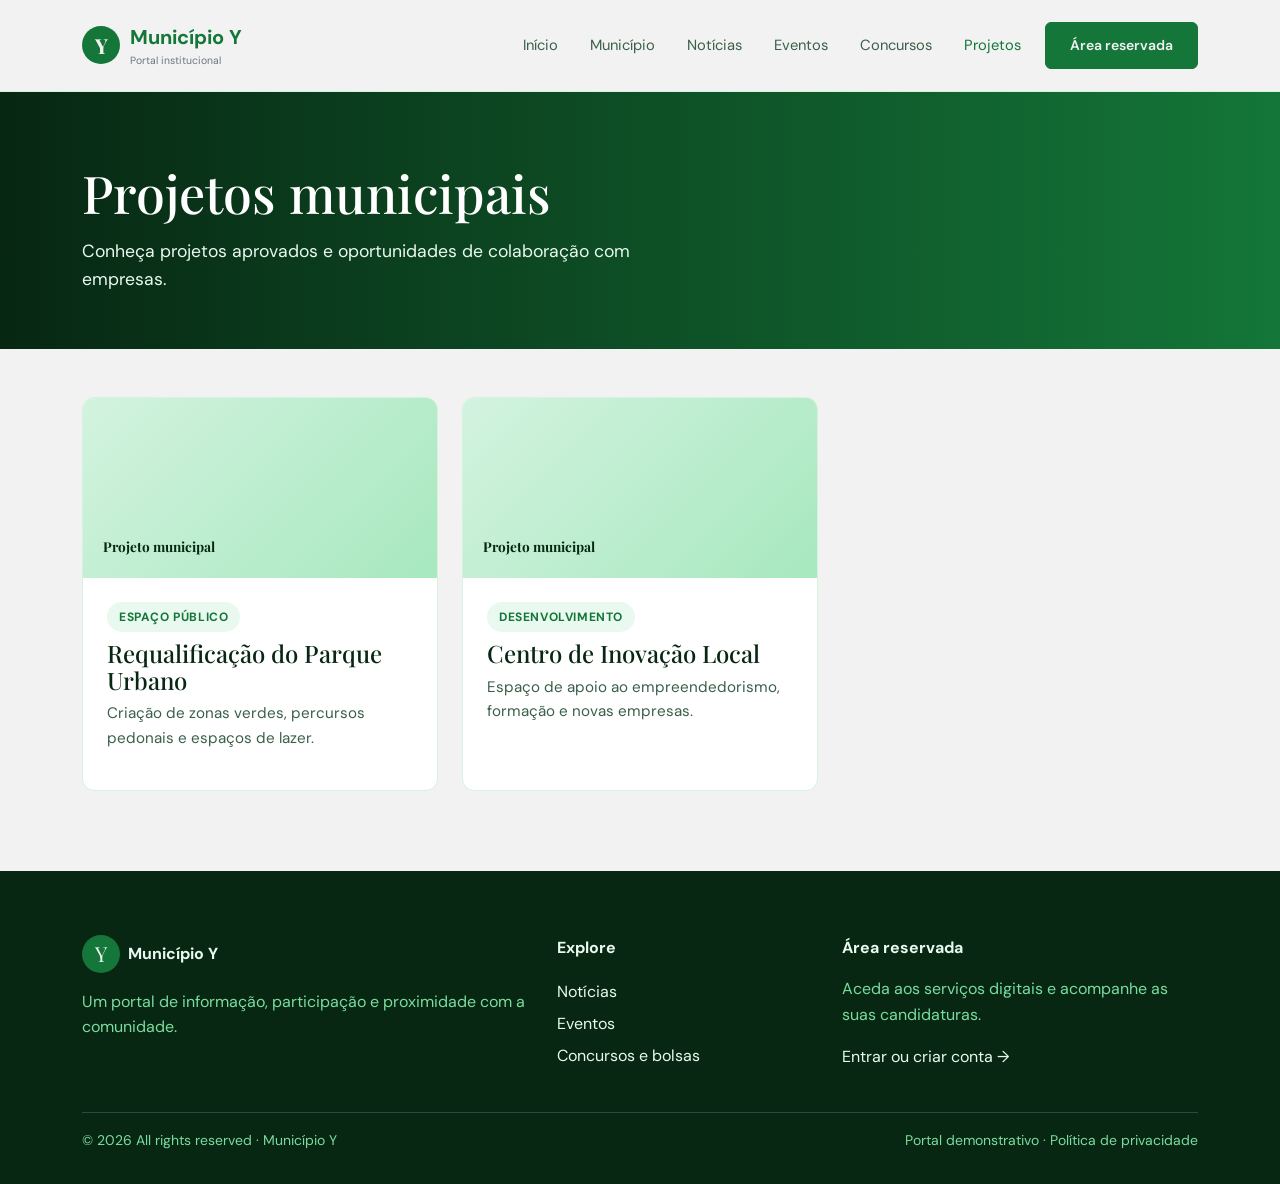
<file: projetos.html>
<!doctype html>
<html lang="pt"><head>
<meta charset="utf-8"><meta name="viewport" content="width=device-width, initial-scale=1">
<meta name="theme-color" content="#174c43"><title>Projetos municipais | Município Y</title>
<link rel="manifest" href="pwa/manifest.json"><link rel="icon" href="pwa/icons/icon-192.svg" type="image/svg+xml">
<link href="https://cdn.jsdelivr.net/npm/bootstrap@5.3.3/dist/css/bootstrap.min.css" rel="stylesheet">
<link rel="preconnect" href="https://fonts.googleapis.com"><link rel="preconnect" href="https://fonts.gstatic.com" crossorigin>
<link href="https://fonts.googleapis.com/css2?family=DM+Sans:wght@400;500;600;700&family=Playfair+Display:wght@500;600;700&display=swap" rel="stylesheet">
<link rel="stylesheet" href="css/style.css"></head>
<body data-page="projetos"><header id="site-header">
  <nav class="navbar navbar-expand-lg sticky-top">
    <div class="container">
      <a class="navbar-brand" href="index.html">
        <span class="brand-mark">Y</span>
        <span>Município Y<small class="d-block text-secondary fw-normal" style="font-size:.65rem">Portal institucional</small></span>
      </a>
      <button class="navbar-toggler" type="button" data-bs-toggle="collapse" data-bs-target="#mainNav" aria-controls="mainNav" aria-expanded="false" aria-label="Abrir menu">
        <span class="navbar-toggler-icon"></span>
      </button>
      <div class="collapse navbar-collapse" id="mainNav">
        <ul class="navbar-nav ms-auto align-items-lg-center">
            <li class="nav-item"><a class="nav-link" href="index.html">Início</a></li>
            <li class="nav-item"><a class="nav-link" href="freguesias.html">Município</a></li>
            <li class="nav-item"><a class="nav-link" href="noticias.html">Notícias</a></li>
            <li class="nav-item"><a class="nav-link" href="eventos.html">Eventos</a></li>
            <li class="nav-item"><a class="nav-link" href="concursos.html">Concursos</a></li>
            <li class="nav-item"><a class="nav-link active" aria-current="page" href="projetos.html">Projetos</a></li>
            <!-- O JS mostra este link apenas a administradores -->
            <li class="nav-item d-none" id="nav-admin-link"><a class="nav-link" href="admin.html">Admin</a></li>
            <!-- O JS troca o texto/link por o nome do utilizador quando há sessão -->
            <li class="nav-item ms-lg-2"><a class="btn btn-brand btn-sm" href="login.html" id="nav-login-btn">Área reservada</a></li>
        </ul>
      </div>
    </div>
  </nav>
</header>
<main><section class="page-hero"><div class="container"><h1>Projetos municipais</h1><p>Conheça projetos aprovados e oportunidades de colaboração com empresas.</p></div></section>
<div class="container py-5">
<div class="row g-4">
  <div class="col-md-6 col-lg-4"><article class="content-card">
    <div class="card-visual">Projeto municipal</div>
    <div class="card-body"><span class="tag">Espaço público</span><h3 class="mt-2">Requalificação do Parque Urbano</h3><p>Criação de zonas verdes, percursos pedonais e espaços de lazer.</p></div>
  </article></div>
  <div class="col-md-6 col-lg-4"><article class="content-card">
    <div class="card-visual">Projeto municipal</div>
    <div class="card-body"><span class="tag">Desenvolvimento</span><h3 class="mt-2">Centro de Inovação Local</h3><p>Espaço de apoio ao empreendedorismo, formação e novas empresas.</p></div>
  </article></div>
</div></div></main>
<footer id="site-footer" class="site-footer">
  <div class="container">
    <div class="row g-4">
      <div class="col-md-5">
        <div class="d-flex align-items-center gap-2 mb-3"><span class="brand-mark">Y</span><strong>Município Y</strong></div>
        <p class="footer-muted">Um portal de informação, participação e proximidade com a comunidade.</p>
      </div>
      <div class="col-md-3">
        <strong>Explore</strong>
        <ul class="list-unstyled mt-3 lh-lg">
          <li><a href="noticias.html">Notícias</a></li>
          <li><a href="eventos.html">Eventos</a></li>
          <li><a href="concursos.html">Concursos e bolsas</a></li>
        </ul>
      </div>
      <div class="col-md-4">
        <strong>Área reservada</strong>
        <p class="footer-muted mt-3">Aceda aos serviços digitais e acompanhe as suas candidaturas.</p>
        <a href="login.html">Entrar ou criar conta →</a>
      </div>
    </div>
    <hr class="footer-rule mt-4">
    <div class="d-flex flex-wrap justify-content-between footer-muted small">
      <span>© 2026 All rights reserved · Município Y</span>
      <span>Portal demonstrativo · Política de privacidade</span>
    </div>
  </div>
</footer>
<script src="https://cdn.jsdelivr.net/npm/bootstrap@5.3.3/dist/js/bootstrap.bundle.min.js" defer></script>
<script src="js/app.js" defer></script></body></html>
</file>
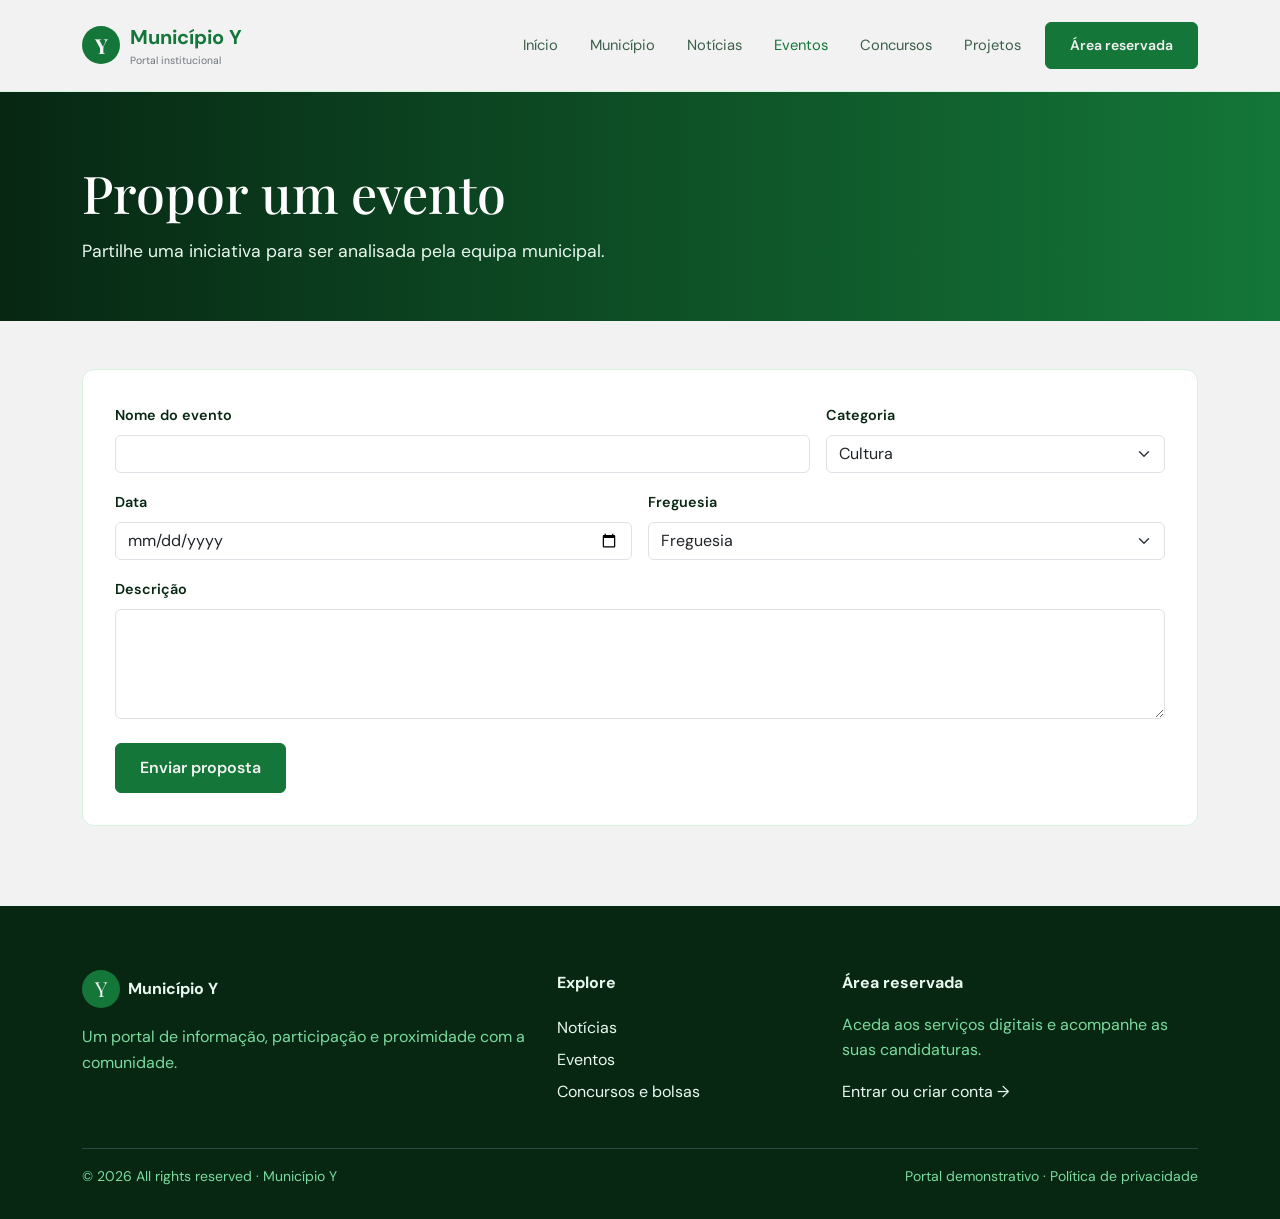
<file: submeter-evento.html>
<!doctype html>
<html lang="pt"><head>
<meta charset="utf-8"><meta name="viewport" content="width=device-width, initial-scale=1">
<meta name="theme-color" content="#174c43"><title>Propor um evento | Município Y</title>
<link rel="manifest" href="pwa/manifest.json"><link rel="icon" href="pwa/icons/icon-192.svg" type="image/svg+xml">
<link href="https://cdn.jsdelivr.net/npm/bootstrap@5.3.3/dist/css/bootstrap.min.css" rel="stylesheet">
<link rel="preconnect" href="https://fonts.googleapis.com"><link rel="preconnect" href="https://fonts.gstatic.com" crossorigin>
<link href="https://fonts.googleapis.com/css2?family=DM+Sans:wght@400;500;600;700&family=Playfair+Display:wght@500;600;700&display=swap" rel="stylesheet">
<link rel="stylesheet" href="css/style.css"></head>
<body data-page="submeter-evento"><header id="site-header">
  <nav class="navbar navbar-expand-lg sticky-top">
    <div class="container">
      <a class="navbar-brand" href="index.html">
        <span class="brand-mark">Y</span>
        <span>Município Y<small class="d-block text-secondary fw-normal" style="font-size:.65rem">Portal institucional</small></span>
      </a>
      <button class="navbar-toggler" type="button" data-bs-toggle="collapse" data-bs-target="#mainNav" aria-controls="mainNav" aria-expanded="false" aria-label="Abrir menu">
        <span class="navbar-toggler-icon"></span>
      </button>
      <div class="collapse navbar-collapse" id="mainNav">
        <ul class="navbar-nav ms-auto align-items-lg-center">
            <li class="nav-item"><a class="nav-link" href="index.html">Início</a></li>
            <li class="nav-item"><a class="nav-link" href="freguesias.html">Município</a></li>
            <li class="nav-item"><a class="nav-link" href="noticias.html">Notícias</a></li>
            <li class="nav-item"><a class="nav-link active" aria-current="page" href="eventos.html">Eventos</a></li>
            <li class="nav-item"><a class="nav-link" href="concursos.html">Concursos</a></li>
            <li class="nav-item"><a class="nav-link" href="projetos.html">Projetos</a></li>
            <!-- O JS mostra este link apenas a administradores -->
            <li class="nav-item d-none" id="nav-admin-link"><a class="nav-link" href="admin.html">Admin</a></li>
            <!-- O JS troca o texto/link por o nome do utilizador quando há sessão -->
            <li class="nav-item ms-lg-2"><a class="btn btn-brand btn-sm" href="login.html" id="nav-login-btn">Área reservada</a></li>
        </ul>
      </div>
    </div>
  </nav>
</header>
<main><section class="page-hero"><div class="container"><h1>Propor um evento</h1><p>Partilhe uma iniciativa para ser analisada pela equipa municipal.</p></div></section>
<div class="container py-5">
<div class="form-card"><form id="event-submit-form"><div class="row g-3"><div class="col-md-8"><label class="form-label">Nome do evento</label><input class="form-control" name="title" required></div><div class="col-md-4"><label class="form-label">Categoria</label><select class="form-select" name="category"><option>Cultura</option><option>Desporto</option><option>Comunidade</option><option>Ambiente</option></select></div><div class="col-md-6"><label class="form-label">Data</label><input class="form-control" type="date" name="date" required></div><div class="col-md-6"><label class="form-label">Freguesia</label><select class="form-select" name="parish" required aria-label="Freguesia"><option value="">Freguesia</option><option>Centro</option><option>Ribeira</option><option>Serra</option></select></div><div class="col-12"><label class="form-label">Descrição</label><textarea class="form-control" name="description" rows="4" required></textarea></div></div><button class="btn btn-brand mt-4">Enviar proposta</button></form></div></div></main>
<footer id="site-footer" class="site-footer">
  <div class="container">
    <div class="row g-4">
      <div class="col-md-5">
        <div class="d-flex align-items-center gap-2 mb-3"><span class="brand-mark">Y</span><strong>Município Y</strong></div>
        <p class="footer-muted">Um portal de informação, participação e proximidade com a comunidade.</p>
      </div>
      <div class="col-md-3">
        <strong>Explore</strong>
        <ul class="list-unstyled mt-3 lh-lg">
          <li><a href="noticias.html">Notícias</a></li>
          <li><a href="eventos.html">Eventos</a></li>
          <li><a href="concursos.html">Concursos e bolsas</a></li>
        </ul>
      </div>
      <div class="col-md-4">
        <strong>Área reservada</strong>
        <p class="footer-muted mt-3">Aceda aos serviços digitais e acompanhe as suas candidaturas.</p>
        <a href="login.html">Entrar ou criar conta →</a>
      </div>
    </div>
    <hr class="footer-rule mt-4">
    <div class="d-flex flex-wrap justify-content-between footer-muted small">
      <span>© 2026 All rights reserved · Município Y</span>
      <span>Portal demonstrativo · Política de privacidade</span>
    </div>
  </div>
</footer>
<script src="https://cdn.jsdelivr.net/npm/bootstrap@5.3.3/dist/js/bootstrap.bundle.min.js" defer></script>
<script src="js/app.js" defer></script></body></html>
</file>
<file: css/style.css>
:root {
  --bg-page: #f2f2f2;         
  --green-dark: #072713;      
  --green-primary: #147638;    
  --green-hover: #1B9E4B;      
  --green-light: #E9F9EF;      
  --green-soft: #F4FCF7;       
  --text-muted: #3A5F4A;      
  --line: #D3F3DF;             
}

* { box-sizing: border-box; margin: 0; padding: 0; }

body {
  font-family: 'DM Sans', sans-serif;
  color: var(--green-dark);
  background-color: var(--bg-page);
  line-height: 1.6;
}

h1, h2, h3, .brand-name {
  font-family: 'Playfair Display', serif;
  line-height: 1.1;
}

h1 { font-size: clamp(2.5rem, 6vw, 4.5rem); }
h2 { font-size: clamp(2rem, 4vw, 3rem); }
h3 { font-size: 1.5rem; }

/* Navbar */
.navbar {
  background: #f2f2f2;
  border-bottom: 1px solid var(--line);
  padding: 1rem 0;
}
.navbar-brand {
  display: flex;
  align-items: center;
  gap: 0.65rem;
  color: var(--green-primary);
  font-weight: 700;
  text-decoration: none;
}
.brand-mark {
  display: grid;
  place-items: center;
  width: 38px;
  height: 38px;
  background: var(--green-primary);
  color: #f2f2f2;
  border-radius: 50%;
  font-family: 'Playfair Display', serif;
  font-size: 1.3rem;
}
.nav-link {
  font-size: 0.92rem;
  color: var(--text-muted) !important;
  padding: 0.5rem 1rem !important;
  transition: color 0.2s;
}
.nav-link:hover, .nav-link.active {
  color: var(--green-primary) !important;
}

/* Botões */
.btn-brand {
  background: var(--green-primary);
  color: #f2f2f2;
  border: 1px solid var(--green-primary);
  padding: 0.75rem 1.5rem;
  border-radius: 6px;
  font-weight: 600;
  text-decoration: none;
  display: inline-block;
  transition: all 0.3s ease;
}
.btn-brand:hover {
  background: var(--green-hover);
  border-color: var(--green-hover);
  color: #f2f2f2;
  transform: translateY(-2px);
  box-shadow: 0 8px 20px rgba(20, 118, 56, 0.2);
}

.btn-outline-brand {
  background: transparent;
  color: #f2f2f2;
  border: 1px solid #f2f2f2;
  padding: 0.75rem 1.5rem;
  border-radius: 6px;
  font-weight: 600;
  text-decoration: none;
  display: inline-block;
  transition: all 0.3s ease;
}
.btn-outline-brand:hover {
  background: #f2f2f2;
  color: var(--green-dark);
}

.text-link {
  color: var(--green-primary);
  font-weight: 700;
  text-decoration: none;
  transition: all 0.3s ease;
}
.text-link:hover {
  color: var(--green-hover);
}

/* Hero Section */
.hero {
  min-height: 960px;
  display: flex;
  align-items: center;
  color: #f2f2f2;
  /* Gradiente com o verde mais escuro da tua paleta para garantir contraste no texto */
  background: linear-gradient(90deg, rgba(7, 39, 19, 0.9), rgba(7, 39, 19, 0.4)), 
              url('https://images.pexels.com/photos/1077565/pexels-photo-1077565.jpeg') center/cover;
}
.hero-content { padding-top: 5rem; padding-bottom: 5rem; }
.hero p {
  max-width: 570px;
  font-size: 1.15rem;
  color: #f2f2f2; /* Verde muito claro para texto no fundo escuro */
  margin: 1.5rem 0 2rem;
}
.eyebrow {
  text-transform: uppercase;
  letter-spacing: 0.15em;
  font-size: 0.72rem;
  font-weight: 700;
  color: #0d0d0d; /* Verde médio para destaque no escuro */
}

/* Secções e Cartões */
.section-padding { padding: 5rem 0; }

.section-heading {
  display: flex;
  justify-content: space-between;
  align-items: flex-end;
  gap: 1rem;
  margin-bottom: 2.5rem;
  border-bottom: 1px solid var(--line);
  padding-bottom: 1.5rem;
}

.content-card {
  height: 100%;
  border: 1px solid var(--line);
  border-radius: 12px;
  overflow: hidden;
  background: #ffffff;
  transition: transform 0.3s ease, box-shadow 0.3s ease;
}
.content-card:hover {
  transform: translateY(-6px);
  box-shadow: 0 16px 40px rgba(7, 39, 19, 0.08);
}

.card-visual {
  height: 180px;
  background: linear-gradient(135deg, #D3F3DF, #A7E8BF);
  display: flex;
  align-items: flex-end;
  padding: 1.25rem;
  color: var(--green-dark);
  font-size: 0.85rem;
  font-weight: 700;
  font-family: 'Playfair Display', serif;
}

.card-body { padding: 1.5rem; }
.card-body p { color: var(--text-muted); font-size: 0.95rem; margin-top: 0.5rem; }
.meta { font-size: 0.8rem; color: var(--text-muted); font-weight: 500; }

.tag {
  display: inline-block;
  background: var(--green-light);
  color: var(--green-primary);
  border-radius: 30px;
  padding: 0.35rem 0.75rem;
  font-size: 0.75rem;
  font-weight: 700;
  text-transform: uppercase;
  letter-spacing: 0.05em;
}

/* CTA Panel */
.cta-panel {
  background: #ffffff;
  border: 1px solid var(--line);
  padding: 2.5rem;
  border-radius: 14px;
  display: flex;
  align-items: center;
  justify-content: space-between;
  gap: 2rem;
}
.cta-panel p { color: var(--text-muted); margin-bottom: 0; }

/* Footer */
.site-footer {
  background: var(--green-dark);
  color: #E9F9EF;
  padding: 4rem 0 2rem;
  margin-top: 2rem;
}
.site-footer a { color: #E9F9EF; text-decoration: none; transition: color 0.2s; }
.site-footer a:hover { color: #ffffff; }
.footer-muted { color: #7ADC9E; }

/* Responsivo */
@media (max-width: 767px) {
  .section-heading, .cta-panel { flex-direction: column; align-items: flex-start; }
  .hero { min-height: 500px; }
}
/* ==========================================================================
   Componentes usados pelo JS/HTML que não tinham estilo
   ========================================================================== */
.footer-rule { border: 0; border-top: 1px solid #2d4a42; opacity: 1; }

.page-hero {
  background: linear-gradient(90deg, #072713, #147638);
  color: #fff;
  padding: 4rem 0 3.5rem;
}
.page-hero h1 { color: #fff; font-size: clamp(2rem, 5vw, 3.25rem); margin: .5rem 0 1rem; }
.page-hero p { color: #E9F9EF; max-width: 620px; margin: 0; font-size: 1.1rem; }

.form-card, .stat-card, .notice {
  background: #fff;
  border: 1px solid var(--line);
  border-radius: 12px;
}
.form-card { padding: 2rem; }
.form-card h3 { margin-bottom: 1.25rem; }
.form-label { font-weight: 600; font-size: .9rem; }
.form-control:focus, .form-select:focus {
  border-color: var(--green-primary);
  box-shadow: 0 0 0 .2rem rgba(20, 118, 56, .2);
}
.nav-pills .nav-link { color: var(--text-muted) !important; border-radius: 30px; }
.nav-pills .nav-link.active { background: var(--green-primary); color: #fff !important; }

.stat-card { padding: 1.25rem 1.5rem; display: flex; flex-direction: column; gap: .35rem; height: 100%; }
.stat-card span:not(.status) { font-size: .8rem; color: var(--text-muted); text-transform: uppercase; letter-spacing: .06em; font-weight: 700; }
.stat-card strong { font-size: 1.1rem; }
.notice { padding: 1.25rem 1.5rem; background: var(--green-soft); }
.notice a { color: var(--green-primary); font-weight: 700; }

.status {
  display: inline-block; align-self: flex-start;
  background: var(--green-light); color: var(--green-primary);
  border-radius: 30px; padding: .2rem .7rem; font-size: .75rem; font-weight: 700;
}
.tag-closed { background: #f1e3e3; color: #8a2b2b; }

.empty-state {
  padding: 2.5rem 1.5rem; text-align: center; color: var(--text-muted);
  background: #fff; border: 1px dashed var(--line); border-radius: 12px;
}
.search-input { max-width: 320px; }
.eyebrow-dark { color: var(--text-muted); }
.table > :not(caption) > * > * { background: transparent; }

:focus-visible { outline: 3px solid var(--green-hover); outline-offset: 2px; }
@media (prefers-reduced-motion: reduce) {
  * { transition: none !important; scroll-behavior: auto !important; }
}
</file>
